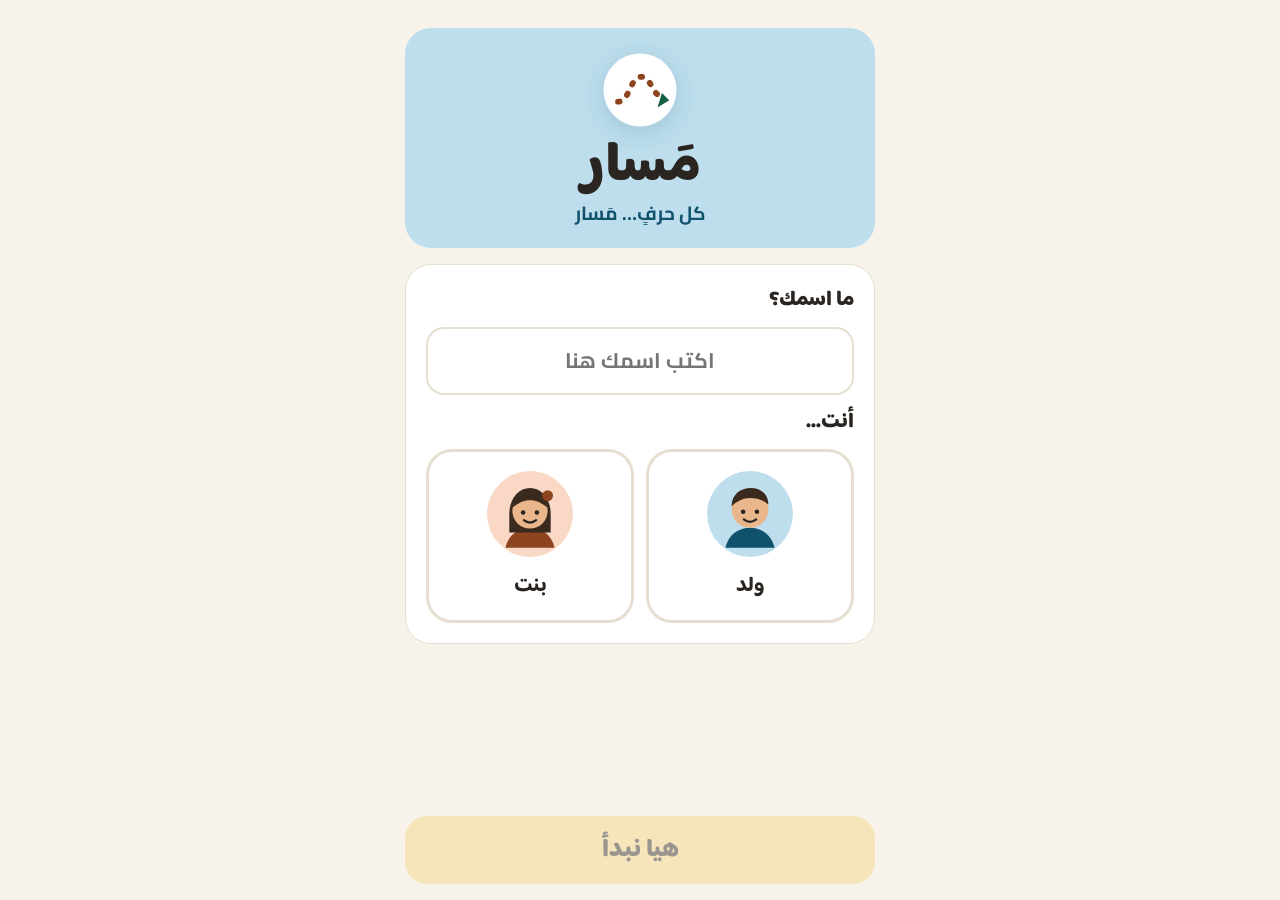
<file: index.html>
<!doctype html>
<html lang="ar" dir="rtl">
<head>
  <meta charset="utf-8">
  <meta name="viewport" content="width=device-width, initial-scale=1, viewport-fit=cover">
  <title>مَسار · حرف النون</title>
  <meta name="description" content="مَسار — تدريب الكتابة لأطفال عسر الكتابة، بالعربية، يعمل بلا إنترنت.">
  <meta name="theme-color" content="#F7F3EB">
  <link rel="preconnect" href="https://fonts.googleapis.com">
  <link rel="preconnect" href="https://fonts.gstatic.com" crossorigin>
  <link rel="stylesheet" href="https://fonts.googleapis.com/css2?family=Baloo+Bhaijaan+2:wght@500..800&family=Cairo:wght@400;600;700;800&family=Noto+Naskh+Arabic:wght@400..700&display=swap">
  <script type="module" crossorigin src="./assets/index-COO0jarm.js"></script>
  <link rel="stylesheet" crossorigin href="./assets/index-Db7om6_J.css">
</head>
<body>
</body>
</html>
</file>
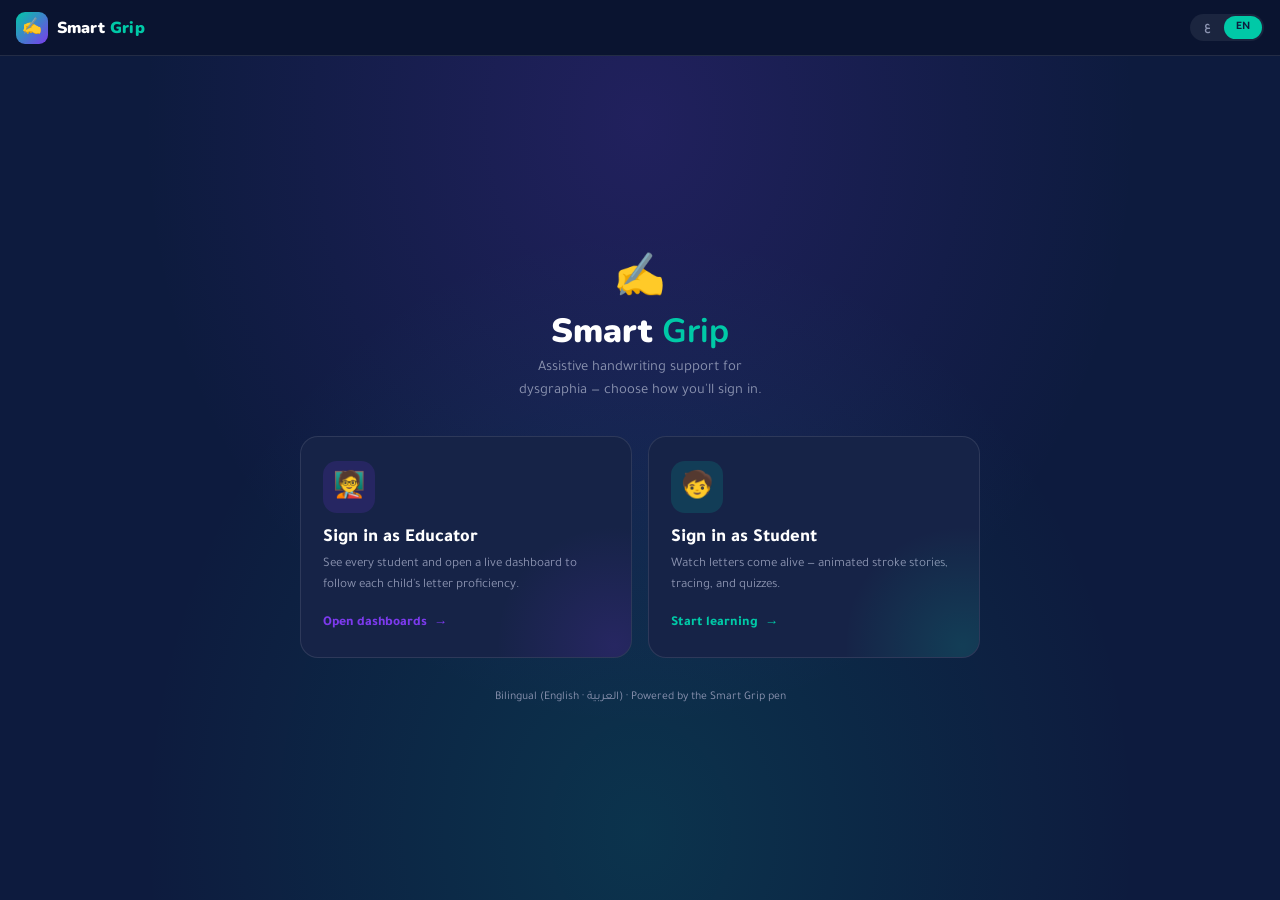
<file: index (2).html>
<!DOCTYPE html>
<html lang="ar" dir="rtl">
<head>
<meta charset="UTF-8">
<meta name="viewport" content="width=device-width, initial-scale=1.0">
<title>Smart Grip — منصة التعلّم</title>
<link href="https://fonts.googleapis.com/css2?family=Nunito:wght@400;700;800;900&family=Tajawal:wght@400;500;700;800;900&display=swap" rel="stylesheet">
<style>
*{margin:0;padding:0;box-sizing:border-box}
:root{
  --navy:#0D1B3E;--navy2:#162347;--teal:#00C9A7;--purple:#7C3AED;
  --amber:#F5A623;--coral:#F26B5E;--ink:#E8E6F0;--muted:#8B93B0;
  --line:rgba(255,255,255,.10);
}
html,body{height:100%}
body{font-family:'Tajawal',sans-serif;background:var(--navy);color:var(--ink)}
body.en{direction:ltr}
button{cursor:pointer;border:none;font-family:inherit}

/* platform top bar */
.pbar{height:56px;background:#0A1430;border-bottom:1px solid var(--line);
  display:flex;align-items:center;gap:.7rem;padding:0 1rem;position:sticky;top:0;z-index:300}
.pmark{display:flex;align-items:center;gap:.55rem}
.plogo{width:32px;height:32px;border-radius:9px;background:linear-gradient(135deg,var(--teal),var(--purple));
  display:flex;align-items:center;justify-content:center;font-size:16px}
.pname{font-family:'Nunito',sans-serif;font-weight:900;font-size:1rem;color:#fff;letter-spacing:.2px}
.pname b{color:var(--teal);font-weight:900}
.prole{font-size:.72rem;color:var(--muted);padding:3px 10px;border:1px solid var(--line);border-radius:20px}
.prole.edu{color:#C7B6FF;border-color:rgba(124,58,237,.5)}
.prole.stu{color:#7CF0DC;border-color:rgba(0,201,167,.5)}
.pspace{margin-inline-start:auto}
.plang{display:flex;background:rgba(255,255,255,.07);border-radius:20px;padding:2px;gap:1px}
.plb{padding:5px 12px;border-radius:18px;font-size:.72rem;font-weight:700;color:var(--muted);background:none}
.plb.on{background:var(--teal);color:var(--navy)}
.pexit{display:none;align-items:center;gap:.35rem;font-size:.76rem;font-weight:700;color:var(--muted);
  background:rgba(255,255,255,.06);border:1px solid var(--line);border-radius:20px;padding:6px 13px}
.pexit:hover{color:#fff;border-color:var(--coral)}
.pexit.show{display:inline-flex}

/* screens */
.screen{display:none;min-height:calc(100vh - 56px)}
.screen.on{display:block}
#scLogin.on{display:flex}

/* ---- LOGIN ---- */
#scLogin{flex-direction:column;align-items:center;justify-content:center;padding:2rem 1rem;
  background:radial-gradient(ellipse at 50% 8%,rgba(124,58,237,.18),transparent 55%),
             radial-gradient(ellipse at 50% 92%,rgba(0,201,167,.14),transparent 55%),var(--navy)}
.hero{text-align:center;margin-bottom:2rem;animation:rise .6s ease both}
.hero-badge{font-size:2.6rem;margin-bottom:.4rem}
.hero-t{font-family:'Nunito',sans-serif;font-weight:900;font-size:2.1rem;color:#fff;line-height:1.05}
.hero-t b{color:var(--teal)}
.hero-s{font-size:.92rem;color:var(--muted);margin-top:.5rem;max-width:34ch;margin-inline:auto;line-height:1.6}
.roles{display:grid;grid-template-columns:1fr 1fr;gap:1rem;width:min(94vw,680px);animation:rise .7s .08s ease both}
.role{position:relative;overflow:hidden;text-align:start;background:var(--navy2);
  border:1.5px solid var(--line);border-radius:18px;padding:1.5rem 1.4rem;transition:.22s}
.role:hover{transform:translateY(-4px);border-color:var(--accent);box-shadow:0 16px 40px rgba(0,0,0,.4)}
.role .glow{position:absolute;inset:auto -30% -60% auto;width:70%;height:130%;border-radius:50%;
  background:radial-gradient(circle,var(--accent),transparent 65%);opacity:.16;pointer-events:none}
.role-ic{width:52px;height:52px;border-radius:14px;display:flex;align-items:center;justify-content:center;
  font-size:26px;background:var(--accent-dim);margin-bottom:.9rem}
.role-t{font-size:1.15rem;font-weight:800;color:#fff;margin-bottom:.25rem}
.role-d{font-size:.82rem;color:var(--muted);line-height:1.6;margin-bottom:1.1rem;min-height:3.2em}
.role-go{display:inline-flex;align-items:center;gap:.4rem;font-weight:800;font-size:.85rem;color:var(--accent)}
.role.edu{--accent:var(--purple);--accent-dim:rgba(124,58,237,.16)}
.role.stu{--accent:var(--teal);--accent-dim:rgba(0,201,167,.16)}
.login-foot{margin-top:1.8rem;font-size:.74rem;color:var(--muted);text-align:center;line-height:1.7}
@keyframes rise{from{opacity:0;transform:translateY(14px)}to{opacity:1;transform:none}}
@media(max-width:560px){.roles{grid-template-columns:1fr}.hero-t{font-size:1.7rem}}

/* ---- EDUCATOR ---- */
.edu-head{display:flex;align-items:center;gap:.8rem;padding:1.1rem 1.3rem;flex-wrap:wrap}
.edu-h-t{font-size:1.15rem;font-weight:800;color:#fff}
.edu-h-s{font-size:.78rem;color:var(--muted)}
.linkbtn{margin-inline-start:auto;font-size:.78rem;font-weight:700;color:var(--muted);
  background:rgba(255,255,255,.06);border:1px solid var(--line);border-radius:20px;padding:7px 15px}
.linkbtn:hover{color:#fff;border-color:var(--teal)}
.roster{padding:0 1.3rem 2rem;display:grid;grid-template-columns:repeat(auto-fill,minmax(230px,1fr));gap:1rem;max-width:1100px;margin:0 auto}
.scard{background:var(--navy2);border:1px solid var(--line);border-radius:16px;padding:1.1rem;cursor:pointer;transition:.2s}
.scard:hover{transform:translateY(-3px);border-color:var(--tint);box-shadow:0 12px 30px rgba(0,0,0,.35)}
.scard-top{display:flex;align-items:center;gap:.7rem;margin-bottom:.9rem}
.savatar{width:42px;height:42px;border-radius:12px;display:flex;align-items:center;justify-content:center;
  font-weight:800;font-size:1.05rem;background:var(--tint-dim);color:var(--tint)}
.sname{font-size:.98rem;font-weight:800;color:#fff}
.sweek{font-size:.72rem;color:var(--muted)}
.sprof{margin:.2rem 0 .9rem}
.sprof-row{display:flex;justify-content:space-between;font-size:.74rem;margin-bottom:.3rem}
.sprof-row .lab{color:var(--muted)}.sprof-row .val{font-weight:700;color:var(--ink)}
.sbar{height:7px;background:rgba(255,255,255,.08);border-radius:6px;overflow:hidden}
.sbar>i{display:block;height:100%;border-radius:6px;background:var(--tint)}
.sstress{display:inline-flex;align-items:center;gap:.35rem;font-size:.72rem;font-weight:700;
  padding:3px 10px;border-radius:20px;margin-top:.85rem}
.scard-go{margin-top:.9rem;font-size:.76rem;font-weight:800;color:var(--tint);display:flex;align-items:center;gap:.3rem}

/* educator -> dashboard view */
.dashview{display:none;height:calc(100vh - 56px);flex-direction:column}
.dashview.on{display:flex}
.switchbar{display:flex;align-items:center;gap:.6rem;padding:.6rem 1rem;background:#0A1430;
  border-bottom:1px solid var(--line);overflow-x:auto}
.backchip{flex-shrink:0;display:inline-flex;align-items:center;gap:.35rem;font-size:.76rem;font-weight:700;
  color:var(--muted);background:rgba(255,255,255,.06);border:1px solid var(--line);border-radius:20px;padding:6px 13px}
.backchip:hover{color:#fff;border-color:var(--teal)}
.swchip{flex-shrink:0;display:inline-flex;align-items:center;gap:.45rem;font-size:.78rem;font-weight:700;
  color:var(--muted);background:none;border:1px solid var(--line);border-radius:20px;padding:6px 13px;transition:.18s}
.swchip:hover{color:#fff}
.swchip.on{color:var(--tint,#fff);border-color:currentColor;background:rgba(255,255,255,.05)}
.swchip .dot{width:20px;height:20px;border-radius:50%;display:flex;align-items:center;justify-content:center;
  font-size:.66rem;font-weight:800;background:var(--tint-dim);color:var(--tint)}
.dashframe{flex:1;width:100%;border:0;background:#0f0f13}

/* ---- STUDENT ---- */
.stuview{height:calc(100vh - 56px);display:flex;flex-direction:column}
.stuframe{flex:1;width:100%;border:0;background:#EEF2F8}
</style>
</head>
<body>

<div class="pbar">
  <div class="pmark">
    <div class="plogo">✍️</div>
    <div class="pname">Smart <b>Grip</b></div>
  </div>
  <span class="prole" id="roleBadge" style="display:none"></span>
  <div class="pspace"></div>
  <button class="pexit" id="exitBtn" onclick="goLogin()"><span id="exitTx">تسجيل الخروج</span></button>
  <div class="plang">
    <button class="plb" id="lg-ar" onclick="setLang('ar')">ع</button>
    <button class="plb on" id="lg-en" onclick="setLang('en')">EN</button>
  </div>
</div>

<!-- ===== LOGIN ===== -->
<div class="screen on" id="scLogin">
  <div class="hero">
    <div class="hero-badge">✍️</div>
    <div class="hero-t" id="loginTitle">Smart <b>Grip</b></div>
    <div class="hero-s" id="loginSub">Assistive handwriting support for dysgraphia — choose how you'll sign in.</div>
  </div>
  <div class="roles">
    <button class="role edu" onclick="enterEducator()">
      <div class="glow"></div>
      <div class="role-ic">🧑‍🏫</div>
      <div class="role-t" id="eduT">Sign in as Educator</div>
      <div class="role-d" id="eduD">See every student and open a live dashboard to follow each child's letter proficiency.</div>
      <span class="role-go" id="eduGo">Open dashboards <span class="ar-hide">→</span></span>
    </button>
    <button class="role stu" onclick="enterStudent()">
      <div class="glow"></div>
      <div class="role-ic">🧒</div>
      <div class="role-t" id="stuT">Sign in as Student</div>
      <div class="role-d" id="stuD">Watch letters come alive — animated stroke stories, tracing, and quizzes.</div>
      <span class="role-go" id="stuGo">Start learning <span class="ar-hide">→</span></span>
    </button>
  </div>
  <div class="login-foot" id="loginFoot">Bilingual (English · العربية) · Powered by the Smart Grip pen</div>
</div>

<!-- ===== EDUCATOR ===== -->
<div class="screen" id="scEdu">
  <!-- roster -->
  <div id="eduRoster">
    <div class="edu-head">
      <div>
        <div class="edu-h-t" id="rosterT">Students</div>
        <div class="edu-h-s" id="rosterS">Tap a student to open their proficiency dashboard</div>
      </div>
      <button class="linkbtn" onclick="goLogin()" id="rosterBack">Switch role</button>
    </div>
    <div class="roster" id="rosterGrid"></div>
  </div>
  <!-- dashboard for one student -->
  <div class="dashview" id="eduDash">
    <div class="switchbar" id="switchBar"></div>
    <iframe class="dashframe" id="dashFrame" title="Student dashboard"></iframe>
  </div>
</div>

<!-- ===== STUDENT ===== -->
<div class="screen" id="scStu">
  <div id="stuPick">
    <div class="edu-head"><div>
      <div class="edu-h-t" id="pickT">Who's practicing today?</div>
      <div class="edu-h-s" id="pickS">Pick a student — their practice updates the teacher dashboard.</div>
    </div><button class="linkbtn" onclick="goLogin()" id="pickBack">Switch role</button></div>
    <div class="roster" id="stuPickGrid"></div>
  </div>
  <div class="stuview" id="stuStage" style="display:none">
    <div class="switchbar" id="stuBar"></div>
    <iframe class="stuframe" id="stuFrame" title="Letter animation" allow="autoplay"></iframe>
  </div>
</div>

<!-- student app (base64, decoded at runtime to keep its own scripts intact) -->
<script id="stuApp" type="application/base64">[base64]/[base64]/[base64]/[base64]/[base64]/CfpJYnLGJnOidsaW5lYXItZ3JhZGllbnQoMTM1ZGVnLCMzMTJFODEsIzQzMzhDQSknLHNreTonIzFBMTg1MCcsYzonIzQzMzhDQSd9LAogIGFydDp7ZW46J0FydCBHYWxsZXJ5Jyxhcjon2YXYudix2LYg2KfZhNmB2YYnLGU6J/[base64]/[base64]/[base64]/[base64]/[base64]/[base64]/[base64]/[base64]/YsSDYp9mE2LXYp9ix2YjYriDZitmG2LfZhNmCIOKGkyDYq9mFINmK2K/ZiNixINmB2Yog2YXYr9in2LEg2YLZiNiz2Yog4pehINit2YjZhCDYp9mE2YPZiNmD2KguINmI2LnZhtivINin2YTZiNi12YjZhCDZiti32YTZgiDZhdiz2KjYp9ix2KfZiyDYtdi62YrYsdin2Ysg4oCiLiDYp9mE2KfZhti32YTYp9mCICsg2KfZhNmF2K/[base64]/[base64]/[base64]/[base64]/Yp9mGOicsY29ycmVjdDon2YHZiNmCINin2YTZgtmI2LMnLG9wdHM6WyfZgdmI2YIg2KfZhNmC2YjYsycsJ9iq2K3YqiDYp9mE2YLZiNizJywn2K/Yp9iu2YQg2KfZhNmC2YjYsycsJ9mK2LPYp9ixJ119LAogICAgICAgICAgICB7bWFpbjon2KrZgdin2K0nLHE6J9ij2YrZhiDYqiDZgdmKICLYqtmB2KfYrSLYnycsY29ycmVjdDon2YHZiiDYp9mE2KjYr9in2YrYqScsb3B0czpbJ9mB2Yog2KfZhNio2K/[base64]/[base64]/[base64]/[base64]/[base64]/Cfp6Ag2YbZgti32Kkg2YYg2YHZiNmCINin2YTZgtmI2LMg2YHZiiDYp9mE2YXZhtiq2LXZgScgfSwKICAgICAgXSwKICAgICAgY29tcGFyZTpbe2NoOifZhicsbm90ZTon4oiqICsg2YbZgti32Kkg2K/[base64]/[base64]/[base64]/[base64]/[base64]/[base64]/[base64]/[base64]/ZiiDYp9mE2K3Ytdin2YYg8J+QjicsYmc6J2FuaW1hbHMnLAogICAgICAgICAgc3RvcnlfZnVsbDon2KfZhNit2KfYoSA9INmB2YUg2LXYutmK2LEg2YHZiiDYp9mE2KPYudmE2YkgKyDYqNi32YYg2YXYs9iq2K/[base64]/[base64]/[base64]/[base64]/[base64]/[base64]/J29uJzppPEcuY3VyU3RhZ2U/J2RvbmUnOicnfSIgb25jbGljaz0iZ29TdGFnZSgke2l9KSI+JHtpPEcuY3VyU3RhZ2U/[base64]/[base64]/[base64]/[base64]/[base64]/[base64]/[base64]/[base64]/[base64]/[base64]/[base64]/[base64]/[base64]/[base64]/[base64]/[base64]/JyNEMUZBRTUnOicjRkVFMkUyJztmYi5zdHlsZS5jb2xvcj1vaz8nIzA2NUY0Nic6JyM5OTFCMUInO2ZiLnRleHRDb250ZW50PW9rPyhHLmxhbmc9PT0nZW4nPyfinJMgQ29ycmVjdCEnOifinJMg2LXYrdmK2K0hJyk6KEcubGFuZz09PSdlbic/[base64]/[base64]/[base64]/[base64]/[base64]/[base64]/[base64]/[base64]/[base64]/[base64]/MzpHLnF1aXpTY29yZT49TWF0aC5jZWlsKFFELmxlbmd0aCouNSk/MjoxOwogIGRvY3VtZW50LmdldEVsZW1lbnRCeUlkKCdzdHMnKS50ZXh0Q29udGVudD0n4q2QJy5yZXBlYXQocykrJ+KYhicucmVwZWF0KDMtcyk7CiAgc3BrKEcubGFuZz09PSdlbic/[base64]</script>

<script>
/* ============================================================
   SMART GRIP — unified platform shell
   Two roles routed to two fully isolated apps (iframes):
     • Educator  -> per-student monitoring dashboard
     • Student   -> letter-animation app (embedded verbatim)
   ============================================================ */

/* ---------- shell language ---------- */
var LANG='en';
var T={
  en:{sub:"Assistive handwriting support for dysgraphia — choose how you'll sign in.",
      eduT:"Sign in as Educator",eduD:"See every student and open a live dashboard to follow each child's letter proficiency.",eduGo:"Open dashboards",
      stuT:"Sign in as Student",stuD:"Watch letters come alive — animated stroke stories, tracing, and quizzes.",stuGo:"Start learning",
      foot:"Bilingual (English · العربية) · Powered by the Smart Grip pen",
      rosterT:"Students",rosterS:"Tap a student to open their proficiency dashboard",rosterBack:"Switch role",
      exit:"Log out",roleEdu:"Educator",roleStu:"Student",back:"All students",pickT:"Who's practicing today?",pickS:"Pick a student — their practice updates the teacher dashboard.",chooseStu:"Choose student"},
  ar:{sub:"دعم مهارات الكتابة اليدوية لذوي عُسر الكتابة — اختر طريقة دخولك.",
      eduT:"الدخول كمُعلّم",eduD:"اطّلع على جميع الطلاب وافتح لوحة متابعة حيّة لإتقان كل طفل للحروف.",eduGo:"فتح اللوحات",
      stuT:"الدخول كطالب",stuD:"شاهد الحروف تنبض بالحياة — قصص حركية للخطوات وتتبّع واختبارات.",stuGo:"ابدأ التعلّم",
      foot:"ثنائي اللغة (العربية · English) · مدعوم بقلم Smart Grip",
      rosterT:"الطلاب",rosterS:"اختر طالباً لفتح لوحة إتقانه للحروف",rosterBack:"تبديل الدور",
      exit:"تسجيل الخروج",roleEdu:"مُعلّم",roleStu:"طالب",back:"كل الطلاب",pickT:"من يتدرّب اليوم؟",pickS:"اختر طالباً — تدريبه يُحدّث لوحة المعلّم مباشرة.",chooseStu:"اختيار طالب"}
};
function setLang(l){
  LANG=l;
  document.documentElement.lang=l;
  document.documentElement.dir=l==='ar'?'rtl':'ltr';
  document.body.classList.toggle('en',l==='en');
  document.getElementById('lg-ar').classList.toggle('on',l==='ar');
  document.getElementById('lg-en').classList.toggle('on',l==='en');
  document.querySelectorAll('.ar-hide').forEach(function(e){e.textContent=l==='ar'?'←':'→';});
  var t=T[l];
  document.getElementById('loginSub').textContent=t.sub;
  document.getElementById('eduT').textContent=t.eduT;
  document.getElementById('eduD').textContent=t.eduD;
  document.getElementById('eduGo').firstChild.textContent=t.eduGo+' ';
  document.getElementById('stuT').textContent=t.stuT;
  document.getElementById('stuD').textContent=t.stuD;
  document.getElementById('stuGo').firstChild.textContent=t.stuGo+' ';
  document.getElementById('loginFoot').textContent=t.foot;
  document.getElementById('rosterT').textContent=t.rosterT;
  document.getElementById('rosterS').textContent=t.rosterS;
  document.getElementById('rosterBack').textContent=t.rosterBack;
  document.getElementById('exitTx').textContent=t.exit;
  var rb=document.getElementById('roleBadge');
  if(rb.dataset.role==='edu')rb.textContent=t.roleEdu;
  else if(rb.dataset.role==='stu')rb.textContent=t.roleStu;
  renderRoster();
  var pt=document.getElementById('pickT'); if(pt)pt.textContent=T[l].pickT;
  var pss=document.getElementById('pickS'); if(pss)pss.textContent=T[l].pickS;
  var pb=document.getElementById('pickBack'); if(pb)pb.textContent=T[l].rosterBack;
  renderStuPick();
  if(activeStudentId)renderStuBar(activeStudentId);
  var sw=document.getElementById('switchBar');
  if(sw && sw.children.length){var bc=sw.querySelector('.backchip span');if(bc)bc.textContent=t.back;}
}

/* ---------- screen routing ---------- */
function showScreen(id){
  ['scLogin','scEdu','scStu'].forEach(function(s){
    document.getElementById(s).classList.toggle('on',s===id);
  });
}
function setRole(role){
  var rb=document.getElementById('roleBadge');
  rb.style.display=role?'inline-block':'none';
  rb.className='prole'+(role?(' '+role):'');
  rb.dataset.role=role||'';
  rb.textContent=role==='edu'?T[LANG].roleEdu:role==='stu'?T[LANG].roleStu:'';
  document.getElementById('exitBtn').classList.toggle('show',!!role);
}
function goLogin(){
  setRole('');
  currentDashId=null;activeStudentId=null;
  document.getElementById('eduDash').classList.remove('on');
  document.getElementById('eduRoster').style.display='block';
  var st=document.getElementById('stuStage');if(st)st.style.display='none';
  var sp=document.getElementById('stuPick');if(sp)sp.style.display='block';
  document.getElementById('stuFrame').removeAttribute('srcdoc');
  document.getElementById('dashFrame').removeAttribute('srcdoc');
  showScreen('scLogin');
}

/* ---------- EDUCATOR ---------- */
function enterEducator(){
  setRole('edu');
  document.getElementById('eduDash').classList.remove('on');
  document.getElementById('eduRoster').style.display='block';
  renderRoster();
  showScreen('scEdu');
}
function renderRoster(){
  var grid=document.getElementById('rosterGrid');
  if(!grid)return;
  grid.innerHTML=STUDENTS.map(function(s){
    var ar=LANG==='ar';
    return '<div class="scard" style="--tint:'+s.color+';--tint-dim:'+s.dim+'" onclick="openDashboard(\''+s.id+'\')">'
      +'<div class="scard-top"><div class="savatar">'+s.avatar+'</div>'
      +'<div><div class="sname">'+(ar?s.name:s.nameEn)+'</div>'
      +'<div class="sweek">'+(ar?('الأسبوع '+s.week):('Week '+s.week))+' · '+(ar?s.stageAr:s.stageEn)+'</div></div></div>'
      +'<div class="sprof">'
      +'<div class="sprof-row"><span class="lab">'+(ar?'دقة الكتابة':'Accuracy')+'</span><span class="val">'+mapAvg(letterMap(s))+'%</span></div>'
      +'<div class="sbar"><i style="width:'+mapAvg(letterMap(s))+'%"></i></div>'
      +'</div>'
      +'<span class="sstress" style="background:'+stressDim(s.stressKey)+';color:'+stressCol(s.stressKey)+'">● '+(ar?s.stressAr:s.stressEn)+'</span>'
      +'<div class="scard-go">'+(ar?'فتح اللوحة':'Open dashboard')+' <span>'+(ar?'←':'→')+'</span></div>'
      +'</div>';
  }).join('');
}
function stressCol(k){return k==='low'?'#2dd4a0':k==='mid'?'#f5a623':'#e85d5d';}
function stressDim(k){return k==='low'?'rgba(45,212,160,.14)':k==='mid'?'rgba(245,166,35,.14)':'rgba(232,93,93,.14)';}

function renderSwitchBar(activeId){
  var bar=document.getElementById('switchBar');
  var ar=LANG==='ar';
  var html='<button class="backchip" onclick="backToRoster()"><span>'+T[LANG].back+'</span></button>';
  html+=STUDENTS.map(function(s){
    return '<button class="swchip'+(s.id===activeId?' on':'')+'" style="--tint:'+s.color+';--tint-dim:'+s.dim+'" onclick="openDashboard(\''+s.id+'\')">'
      +'<span class="dot">'+s.avatar+'</span>'+(ar?s.name:s.nameEn)+'</button>';
  }).join('');
  bar.innerHTML=html;
}
function backToRoster(){
  currentDashId=null;
  document.getElementById('eduDash').classList.remove('on');
  document.getElementById('eduRoster').style.display='block';
  renderRoster();
}
function openDashboard(id){
  var s=STUDENTS.find(function(x){return x.id===id;});
  if(!s)return;
  currentDashId=id;
  document.getElementById('eduRoster').style.display='none';
  document.getElementById('eduDash').classList.add('on');
  renderSwitchBar(id);
  document.getElementById('dashFrame').srcdoc=dashboardDoc(s);
}

/* ---------- STUDENT ---------- */
var STU_HTML=null;
function stuHtml(){ if(!STU_HTML){var b64=document.getElementById('stuApp').textContent.trim();STU_HTML=decodeURIComponent(escape(atob(b64)));} return STU_HTML; }
function enterStudent(){
  setRole('stu');
  document.getElementById('stuStage').style.display='none';
  document.getElementById('stuPick').style.display='block';
  renderStuPick();
  showScreen('scStu');
}
function renderStuPick(){
  var grid=document.getElementById('stuPickGrid'); if(!grid)return;
  var ar=LANG==='ar';
  grid.innerHTML=STUDENTS.map(function(s){
    return '<div class="scard" style="--tint:'+s.color+';--tint-dim:'+s.dim+'" onclick="startPractice(\''+s.id+'\')">'
      +'<div class="scard-top"><div class="savatar">'+s.avatar+'</div>'
      +'<div><div class="sname">'+(ar?s.name:s.nameEn)+'</div>'
      +'<div class="sweek">'+(ar?('الأسبوع '+s.week):('Week '+s.week))+'</div></div></div>'
      +'<div class="scard-go">'+(ar?'ابدأ التدريب':'Start practice')+' <span>'+(ar?'←':'→')+'</span></div>'
      +'</div>';
  }).join('');
}
function renderStuBar(activeId){
  var bar=document.getElementById('stuBar'); if(!bar)return; var ar=LANG==='ar';
  var html='<button class="backchip" onclick="backToPick()"><span>'+T[LANG].chooseStu+'</span></button>';
  html+=STUDENTS.map(function(s){
    return '<button class="swchip'+(s.id===activeId?' on':'')+'" style="--tint:'+s.color+';--tint-dim:'+s.dim+'" onclick="startPractice(\''+s.id+'\')">'
      +'<span class="dot">'+s.avatar+'</span>'+(ar?s.name:s.nameEn)+'</button>';
  }).join('');
  bar.innerHTML=html;
}
function backToPick(){
  document.getElementById('stuStage').style.display='none';
  document.getElementById('stuPick').style.display='block';
  activeStudentId=null;
}
function startPractice(id){
  var s=STUDENTS.find(function(x){return x.id===id;}); if(!s)return;
  activeStudentId=id;
  document.getElementById('stuPick').style.display='none';
  document.getElementById('stuStage').style.display='flex';
  renderStuBar(id);
  var f=document.getElementById('stuFrame');
  f.onload=function(){ bindStudent(); };
  f.srcdoc=stuHtml();
}
function bindStudent(){
  if(!activeStudentId)return;
  var s=STUDENTS.find(function(x){return x.id===activeStudentId;}); if(!s)return;
  var f=document.getElementById('stuFrame');
  if(f&&f.contentWindow){ try{f.contentWindow.postMessage({type:'sg-bind',id:s.id,name:s.name},'*');}catch(e){} }
}

/* ============================================================
   STUDENT DATA (drives roster + each dashboard)
   ============================================================ */
var STUDENTS=[
  { id:'reem', name:'ريم سالم', nameEn:'Reem Salem', avatar:'ر',
    color:'#a78bfa', dim:'rgba(167,139,250,.16)', week:3, stageEn:'Motor therapy', stageAr:'العلاج الحركي',
    improve:72, hours:'24.5', accuracy:81, stressKey:'low', stressEn:'Low stress', stressAr:'توتر منخفض',
    stepIndex:3, stepProgress:40, base:74, seed:7,
    chart:{ labels:['Week 1','Week 2','Week 3'], labelsAr:['أسبوع 1','أسبوع 2','أسبوع 3 (الآن)'],
            acc:[45,63,81], stress:[72,55,38], tremor:[68,48,30] },
    live:{angle:55,pressure:60,stress:20},
    weak:['ج','ح','خ','ع','غ'], strong:['ا','ل','م','ي'],
    sessions:[
      {d:'اليوم',dEn:'Today',min:18,letters:'ب، ح، ع، غ',acc:85,stress:'low',res:'ممتاز',resEn:'Excellent'},
      {d:'أمس',dEn:'Yesterday',min:20,letters:'ر، ز، د، ذ',acc:71,stress:'mid',res:'جيد',resEn:'Good'},
      {d:'الإثنين',dEn:'Monday',min:15,letters:'ح، ج، خ',acc:62,stress:'high',res:'يحتاج دعم',resEn:'Needs support'},
      {d:'الأحد',dEn:'Sunday',min:22,letters:'ا، ب، ت، ث',acc:78,stress:'low',res:'جيد جداً',resEn:'Very good'} ],
    ai:'ريم تُظهر تحسناً ملحوظاً في حروف «ب ت ث». نوصي بالتركيز على حروف «ح ج خ» هذا الأسبوع، مع تقصير الجلسات إلى 15 دقيقة لأن مستوى التوتر يرتفع بعد 17 دقيقة.',
    aiEn:'Reem shows clear gains on "ب ت ث". Focus on "ح ج خ" this week and shorten sessions to 15 min — her stress rises after minute 17.',
    notifs:[
      {c:'green',ar:'جلسة اليوم ناجحة — تحسن 8% في دقة حرف «ع»',en:'Today\'s session went well — +8% accuracy on "ع"'},
      {c:'amber',ar:'التوتر ارتفع أمس بعد الدقيقة 17 — ننصح بالراحة',en:'Stress rose after minute 17 yesterday — suggest a break'},
      {c:'purple',ar:'التقرير الأسبوعي جاهز للمعلمة — انقري لإرساله',en:'Weekly report is ready to send'},
      {c:'blue',ar:'حرف «ر» تجاوز 80% — ينتقل لمرحلة التعزيز',en:'"ر" passed 80% — moving to reinforcement'} ] },

  { id:'ahmad', name:'أحمد خالد', nameEn:'Ahmad Khaled', avatar:'أ',
    color:'#5b9cf6', dim:'rgba(91,156,246,.16)', week:2, stageEn:'Error mapping', stageAr:'خريطة الأخطاء',
    improve:55, hours:'12.0', accuracy:64, stressKey:'mid', stressEn:'Medium stress', stressAr:'توتر متوسط',
    stepIndex:2, stepProgress:70, base:58, seed:19,
    chart:{ labels:['Week 1','Week 2'], labelsAr:['أسبوع 1','أسبوع 2 (الآن)'],
            acc:[41,64], stress:[70,58], tremor:[74,60] },
    live:{angle:48,pressure:74,stress:44},
    weak:['ص','ض','ط','ظ','ك'], strong:['ا','د','ر','و'],
    sessions:[
      {d:'اليوم',dEn:'Today',min:14,letters:'ص، ض، ط',acc:58,stress:'high',res:'يحتاج دعم',resEn:'Needs support'},
      {d:'أمس',dEn:'Yesterday',min:16,letters:'ك، ل، م',acc:66,stress:'mid',res:'جيد',resEn:'Good'},
      {d:'الثلاثاء',dEn:'Tuesday',min:12,letters:'ا، د، ر',acc:72,stress:'low',res:'جيد جداً',resEn:'Very good'} ],
    ai:'أحمد يضغط على القلم بقوة زائدة (74%)، ما يرفع التوتر ويؤثر على حروف الضغط «ص ض ط». نوصي بتمارين الإمساك الخفيف قبل كل جلسة.',
    aiEn:'Ahmad grips too hard (74%), raising stress and hurting pressure-heavy letters "ص ض ط". Add light-grip warm-ups before each session.',
    notifs:[
      {c:'amber',ar:'ضغط الإمساك مرتفع باستمرار — يحتاج تمارين تهيئة',en:'Grip pressure stays high — needs warm-ups'},
      {c:'blue',ar:'حرف «ر» تحسّن 6% هذا الأسبوع',en:'"ر" improved 6% this week'},
      {c:'green',ar:'التزام ممتاز بالحضور — 4 جلسات متتالية',en:'Great attendance — 4 sessions in a row'} ] },

  { id:'lina', name:'لينا يوسف', nameEn:'Lina Youssef', avatar:'ل',
    color:'#2dd4a0', dim:'rgba(45,212,160,.16)', week:5, stageEn:'Visual training', stageAr:'التدريب البصري',
    improve:84, hours:'33.0', accuracy:88, stressKey:'low', stressEn:'Low stress', stressAr:'توتر منخفض',
    stepIndex:4, stepProgress:55, base:86, seed:31,
    chart:{ labels:['Week 1','Week 3','Week 5'], labelsAr:['أسبوع 1','أسبوع 3','أسبوع 5 (الآن)'],
            acc:[52,74,88], stress:[60,40,22], tremor:[58,34,18] },
    live:{angle:56,pressure:52,stress:14},
    weak:['ش','ث','ذ'], strong:['ا','ب','ت','ل','م','ن','ي'],
    sessions:[
      {d:'اليوم',dEn:'Today',min:22,letters:'ش، ث، ذ',acc:83,stress:'low',res:'جيد جداً',resEn:'Very good'},
      {d:'أمس',dEn:'Yesterday',min:20,letters:'ن، م، ل',acc:91,stress:'low',res:'ممتاز',resEn:'Excellent'},
      {d:'الأربعاء',dEn:'Wednesday',min:24,letters:'ب، ت، ث',acc:89,stress:'low',res:'ممتاز',resEn:'Excellent'} ],
    ai:'لينا تقترب من الاستقلالية. معظم الحروف فوق 85%. نوصي بإدخال كلمات كاملة بدل الحروف المفردة، والانتقال قريباً لمرحلة التعزيز.',
    aiEn:'Lina is near independence — most letters above 85%. Introduce whole words instead of single letters and prepare the reinforcement stage.',
    notifs:[
      {c:'green',ar:'6 حروف تجاوزت 90% هذا الأسبوع',en:'6 letters passed 90% this week'},
      {c:'purple',ar:'مرشّحة للانتقال لمرحلة التعزيز',en:'Candidate for the reinforcement stage'},
      {c:'blue',ar:'التوتر مستقر عند مستوى منخفض',en:'Stress steady at a low level'} ] },

  { id:'sara', name:'سارة محمد', nameEn:'Sara Mohamed', avatar:'س',
    color:'#f5a623', dim:'rgba(245,166,35,.16)', week:1, stageEn:'Diagnosis', stageAr:'التشخيص والتهيئة',
    improve:30, hours:'5.5', accuracy:48, stressKey:'high', stressEn:'High stress', stressAr:'توتر مرتفع',
    stepIndex:1, stepProgress:60, base:47, seed:5,
    chart:{ labels:['Day 1','Day 3','Day 5'], labelsAr:['يوم 1','يوم 3','يوم 5 (الآن)'],
            acc:[32,40,48], stress:[80,72,64], tremor:[78,70,62] },
    live:{angle:44,pressure:78,stress:62},
    weak:['ع','غ','ص','ض','ط','ظ','ق'], strong:['ا','و'],
    sessions:[
      {d:'اليوم',dEn:'Today',min:10,letters:'ا، و، ب',acc:52,stress:'high',res:'يحتاج دعم',resEn:'Needs support'},
      {d:'أمس',dEn:'Yesterday',min:9,letters:'ا، ل',acc:44,stress:'high',res:'يحتاج دعم',resEn:'Needs support'},
      {d:'الأحد',dEn:'Sunday',min:11,letters:'تهيئة',acc:40,stress:'high',res:'بداية',resEn:'Starting'} ],
    ai:'سارة في مرحلة التشخيص. التوتر مرتفع (62%) والجلسات قصيرة. نوصي بجلسات لعبية 8–10 دقائق للحروف السهلة «ا و» أولاً لبناء الثقة.',
    aiEn:'Sara is in diagnosis. Stress is high (62%) and sessions are short. Use playful 8–10 min sessions on easy letters "ا و" first to build confidence.',
    notifs:[
      {c:'amber',ar:'التوتر يبدأ مرتفعاً — يُنصح بالبدء بحروف سهلة',en:'Stress starts high — begin with easy letters'},
      {c:'blue',ar:'اكتملت خطة التشخيص الأولية',en:'Initial diagnosis plan completed'},
      {c:'green',ar:'أول حرف «ا» وصل 52%',en:'First letter "ا" reached 52%'} ] },

  { id:'yousef', name:'يوسف علي', nameEn:'Yousef Ali', avatar:'ي',
    color:'#00C9A7', dim:'rgba(0,201,167,.16)', week:4, stageEn:'Motor therapy', stageAr:'العلاج الحركي',
    improve:68, hours:'27.0', accuracy:76, stressKey:'low', stressEn:'Low stress', stressAr:'توتر منخفض',
    stepIndex:3, stepProgress:80, base:73, seed:23,
    chart:{ labels:['Week 1','Week 2','Week 3','Week 4'], labelsAr:['أسبوع 1','أسبوع 2','أسبوع 3','أسبوع 4 (الآن)'],
            acc:[44,58,69,76], stress:[66,52,42,34], tremor:[64,50,38,28] },
    live:{angle:58,pressure:58,stress:24},
    weak:['ق','ف','غ','ع'], strong:['ا','ب','ر','ل','ن'],
    sessions:[
      {d:'اليوم',dEn:'Today',min:19,letters:'ق، ف، غ',acc:73,stress:'low',res:'جيد جداً',resEn:'Very good'},
      {d:'أمس',dEn:'Yesterday',min:21,letters:'ع، غ',acc:68,stress:'mid',res:'جيد',resEn:'Good'},
      {d:'الخميس',dEn:'Thursday',min:18,letters:'ب، ر، ل',acc:82,stress:'low',res:'ممتاز',resEn:'Excellent'} ],
    ai:'يوسف متقدّم بثبات. الحروف الحلقية «ق ف غ ع» ما زالت الأضعف. نوصي بتمارين القوس المغلق وربط الحرف بقصة بصرية لترسيخ الشكل.',
    aiEn:'Yousef is progressing steadily. Throat letters "ق ف غ ع" remain weakest — use closed-loop drills and story anchors to fix their shape.',
    notifs:[
      {c:'green',ar:'زاوية القلم مثالية في كل جلسات الأسبوع',en:'Perfect pen angle across all sessions this week'},
      {c:'blue',ar:'حرف «ل» وصل 88%',en:'"ل" reached 88%'},
      {c:'amber',ar:'حروف الحلق تحتاج تدريباً إضافياً',en:'Throat letters need extra practice'} ] }
];

STUDENTS.forEach(function(s){s.overrides={};s.practice={count:0,minutes:0,letters:[],accs:[]};});
var activeStudentId=null,currentDashId=null;
var AR_LETTERS=['ا','ب','ت','ث','ج','ح','خ','د','ذ','ر','ز','س','ش','ص','ض','ط','ظ','ع','غ','ف','ق','ك','ل','م','ن','ه','و','ي'];
function letterMap(s){
  var m={};
  AR_LETTERS.forEach(function(l,i){
    var hsh=(l.charCodeAt(0)*31 + s.seed*17 + i*7)%100;
    var v=s.base + (hsh-50)*0.5;
    if(s.weak.indexOf(l)>=0) v=Math.min(v,52)-(hsh%10);
    if(s.strong.indexOf(l)>=0) v=Math.max(v,86)+(hsh%6);
    v=Math.max(28,Math.min(97,Math.round(v)));
    if(s.overrides&&s.overrides[l]!=null) v=s.overrides[l];
    m[l]=v;
  });
  return m;
}
function mapAvg(m){var k=Object.keys(m),t=0;k.forEach(function(l){t+=m[l];});return Math.round(t/k.length);}
function applyProgress(d){
  if(!d.boundId)return;
  var s=STUDENTS.find(function(x){return x.id===d.boundId;}); if(!s)return;
  var val=Math.max(0,Math.min(100,Math.round(d.value||0)));
  var letter=d.letter||'';
  s.overrides=s.overrides||{}; s.practice=s.practice||{count:0,minutes:0,letters:[],accs:[]};
  if(AR_LETTERS.indexOf(letter)>=0){
    var cur=letterMap(s)[letter];
    s.overrides[letter]=Math.max(28,Math.min(97,Math.round(cur*0.5+val*0.5)));
  }
  s.practice.count++;
  s.practice.minutes+=(d.kind==='quiz'?3:1);
  if(letter&&s.practice.letters.indexOf(letter)<0)s.practice.letters.push(letter);
  s.practice.accs.push(val);
  s.practice.lastMsg='تدريب مباشر: '+(d.kind==='quiz'?'اختبار':'كتابة')+' حرف «'+(letter||'—')+'» — '+val+'%';
  s._map=letterMap(s); s._acc=mapAvg(s._map);
  if(currentDashId===s.id){
    var frame=document.getElementById('dashFrame');
    if(frame&&frame.contentWindow){
      try{frame.contentWindow.postMessage({type:'dash-update',s:JSON.parse(JSON.stringify(s)),toast:s.practice.lastMsg,flash:(AR_LETTERS.indexOf(letter)>=0?letter:null)},'*');}catch(e){}
    }
  }
}
window.addEventListener('message',function(ev){
  var d=ev.data||{};
  if(d.type==='sg-ready') bindStudent();
  else if(d.type==='sg-progress') applyProgress(d);
});

/* ============================================================
   DASHBOARD DOCUMENT (per student, fully isolated iframe)
   Reuses the original dashboard's exact CSS. Data is injected
   as JSON; the dashboard's own JS is authored with '+'
   concatenation and <\/script> so nothing breaks the shell.
   ============================================================ */
var DASH_CSS=`  @import url('https://fonts.googleapis.com/css2?family=Tajawal:wght@400;500;700&display=swap');

  :root {
    --bg: #0f0f13;
    --bg2: #17171e;
    --bg3: #1e1e28;
    --card: #1a1a24;
    --border: rgba(255,255,255,0.07);
    --text: #e8e6f0;
    --muted: #7a7890;
    --green: #2dd4a0;
    --green-dim: rgba(45,212,160,0.12);
    --amber: #f5a623;
    --amber-dim: rgba(245,166,35,0.12);
    --red: #e85d5d;
    --red-dim: rgba(232,93,93,0.12);
    --blue: #5b9cf6;
    --blue-dim: rgba(91,156,246,0.12);
    --purple: #a78bfa;
    --purple-dim: rgba(167,139,250,0.12);
  }

  * { box-sizing: border-box; margin: 0; padding: 0; }

  body {
    font-family: 'Tajawal', sans-serif;
    background: var(--bg);
    color: var(--text);
    min-height: 100vh;
    direction: rtl;
  }

  /* ---- الشريط العلوي ---- */
  header {
    background: var(--bg2);
    border-bottom: 1px solid var(--border);
    padding: 0 32px;
    height: 64px;
    display: flex;
    align-items: center;
    justify-content: space-between;
    position: sticky;
    top: 0;
    z-index: 100;
  }

  .logo {
    display: flex;
    align-items: center;
    gap: 12px;
  }

  .logo-icon {
    width: 36px; height: 36px;
    background: linear-gradient(135deg, var(--purple), var(--blue));
    border-radius: 10px;
    display: flex; align-items: center; justify-content: center;
    font-size: 18px;
  }

  .logo-text { font-size: 20px; font-weight: 700; }
  .logo-sub  { font-size: 12px; color: var(--muted); margin-top: 1px; }

  .header-right {
    display: flex; align-items: center; gap: 16px;
  }

  .status-dot {
    width: 8px; height: 8px; border-radius: 50%;
    background: var(--green);
    box-shadow: 0 0 8px var(--green);
    animation: pulse 2s infinite;
  }

  @keyframes pulse {
    0%,100% { opacity:1; } 50% { opacity:.4; }
  }

  .status-text { font-size: 13px; color: var(--muted); }

  /* ---- التنقل بين الطلاب ---- */
  .student-bar {
    background: var(--bg2);
    border-bottom: 1px solid var(--border);
    padding: 12px 32px;
    display: flex;
    align-items: center;
    gap: 12px;
    overflow-x: auto;
  }

  .student-chip {
    display: flex; align-items: center; gap: 8px;
    padding: 6px 14px;
    border-radius: 20px;
    border: 1px solid var(--border);
    cursor: pointer;
    transition: all .2s;
    white-space: nowrap;
    font-size: 13px;
  }

  .student-chip.active {
    background: var(--purple-dim);
    border-color: var(--purple);
    color: var(--purple);
  }

  .student-avatar {
    width: 24px; height: 24px; border-radius: 50%;
    display: flex; align-items: center; justify-content: center;
    font-size: 11px; font-weight: 700;
    background: var(--purple-dim);
    color: var(--purple);
  }

  /* ---- المحتوى الرئيسي ---- */
  main { padding: 24px 32px; max-width: 1400px; margin: 0 auto; }

  /* ---- بطاقات الملخص ---- */
  .metrics-grid {
    display: grid;
    grid-template-columns: repeat(4, 1fr);
    gap: 16px;
    margin-bottom: 24px;
  }

  .metric-card {
    background: var(--card);
    border: 1px solid var(--border);
    border-radius: 16px;
    padding: 20px;
    position: relative;
    overflow: hidden;
    transition: transform .2s;
  }

  .metric-card:hover { transform: translateY(-2px); }

  .metric-card::before {
    content: '';
    position: absolute;
    top: 0; right: 0;
    width: 80px; height: 80px;
    border-radius: 0 16px 0 80px;
    opacity: .06;
  }

  .metric-card.green::before  { background: var(--green); }
  .metric-card.amber::before  { background: var(--amber); }
  .metric-card.blue::before   { background: var(--blue); }
  .metric-card.purple::before { background: var(--purple); }

  .metric-icon {
    font-size: 22px;
    margin-bottom: 12px;
  }

  .metric-label {
    font-size: 12px;
    color: var(--muted);
    margin-bottom: 6px;
  }

  .metric-value {
    font-size: 32px;
    font-weight: 700;
    line-height: 1;
    margin-bottom: 8px;
  }

  .metric-value.green  { color: var(--green); }
  .metric-value.amber  { color: var(--amber); }
  .metric-value.blue   { color: var(--blue); }
  .metric-value.purple { color: var(--purple); }

  .metric-change {
    font-size: 12px;
    display: flex;
    align-items: center;
    gap: 4px;
  }

  .metric-change.up   { color: var(--green); }
  .metric-change.down { color: var(--red); }

  /* ---- الشبكة الرئيسية ---- */
  .main-grid {
    display: grid;
    grid-template-columns: 1fr 380px;
    gap: 20px;
    margin-bottom: 24px;
  }

  /* ---- البطاقات العامة ---- */
  .card {
    background: var(--card);
    border: 1px solid var(--border);
    border-radius: 16px;
    padding: 24px;
  }

  .card-header {
    display: flex;
    align-items: center;
    justify-content: space-between;
    margin-bottom: 20px;
  }

  .card-title {
    font-size: 15px;
    font-weight: 700;
    display: flex;
    align-items: center;
    gap: 8px;
  }

  .card-badge {
    font-size: 11px;
    padding: 3px 10px;
    border-radius: 20px;
    font-weight: 500;
  }

  .badge-live {
    background: var(--green-dim);
    color: var(--green);
    border: 1px solid rgba(45,212,160,.25);
  }

  /* ---- مؤشرات مباشرة ---- */
  .live-grid {
    display: grid;
    grid-template-columns: repeat(3, 1fr);
    gap: 12px;
    margin-bottom: 20px;
  }

  .live-meter {
    background: var(--bg3);
    border-radius: 12px;
    padding: 16px;
    text-align: center;
  }

  .meter-label { font-size: 11px; color: var(--muted); margin-bottom: 8px; }

  .meter-ring {
    width: 70px; height: 70px;
    margin: 0 auto 8px;
    position: relative;
  }

  .meter-ring svg { transform: rotate(-90deg); }

  .meter-val {
    position: absolute;
    top: 50%; left: 50%;
    transform: translate(-50%, -50%);
    font-size: 14px;
    font-weight: 700;
  }

  /* ---- شريط التغذية الراجعة ---- */
  .feedback-bar {
    border-radius: 12px;
    padding: 14px 18px;
    display: flex;
    align-items: center;
    gap: 12px;
    margin-bottom: 12px;
    font-size: 14px;
    transition: all .3s;
  }

  .feedback-bar.good   { background: var(--green-dim);  border: 1px solid rgba(45,212,160,.2);  }
  .feedback-bar.warn   { background: var(--amber-dim);  border: 1px solid rgba(245,166,35,.2);  }
  .feedback-bar.error  { background: var(--red-dim);    border: 1px solid rgba(232,93,93,.2);   }
  .feedback-bar.info   { background: var(--blue-dim);   border: 1px solid rgba(91,156,246,.2);  }

  .fb-icon { font-size: 20px; }
  .fb-text { flex: 1; }
  .fb-title { font-weight: 700; margin-bottom: 2px; }
  .fb-sub   { font-size: 12px; color: var(--muted); }

  /* ---- الجدول الجانبي ---- */
  .sidebar-grid {
    display: flex;
    flex-direction: column;
    gap: 16px;
  }

  /* ---- خريطة الحروف ---- */
  .letters-grid {
    display: grid;
    grid-template-columns: repeat(7, 1fr);
    gap: 6px;
  }

  .letter-cell {
    aspect-ratio: 1;
    border-radius: 8px;
    display: flex;
    align-items: center;
    justify-content: center;
    font-size: 16px;
    font-weight: 700;
    cursor: pointer;
    transition: transform .2s;
    position: relative;
  }

  .letter-cell:hover { transform: scale(1.15); }

  .letter-cell.excellent { background: rgba(45,212,160,.2);  color: var(--green); }
  .letter-cell.good      { background: rgba(91,156,246,.15); color: var(--blue); }
  .letter-cell.moderate  { background: rgba(245,166,35,.2);  color: var(--amber); }
  .letter-cell.weak      { background: rgba(232,93,93,.2);   color: var(--red); }
  .letter-cell.untested  { background: var(--bg3); color: var(--muted); }

  .letter-score {
    position: absolute;
    bottom: 2px; left: 50%;
    transform: translateX(-50%);
    font-size: 8px;
    font-weight: 400;
  }

  /* ---- مراحل البروتوكول ---- */
  .protocol-steps {
    display: flex;
    flex-direction: column;
    gap: 10px;
  }

  .protocol-step {
    display: flex;
    align-items: center;
    gap: 14px;
    padding: 12px;
    border-radius: 12px;
    background: var(--bg3);
    border: 1px solid var(--border);
    transition: all .2s;
  }

  .protocol-step.active {
    background: var(--purple-dim);
    border-color: rgba(167,139,250,.3);
  }

  .protocol-step.done {
    opacity: .6;
  }

  .step-num {
    width: 28px; height: 28px;
    border-radius: 50%;
    display: flex; align-items: center; justify-content: center;
    font-size: 12px; font-weight: 700;
    flex-shrink: 0;
  }

  .step-num.done   { background: var(--green-dim);   color: var(--green); }
  .step-num.active { background: var(--purple-dim);  color: var(--purple); }
  .step-num.next   { background: var(--bg2);          color: var(--muted); }

  .step-info { flex: 1; }
  .step-name { font-size: 13px; font-weight: 700; }
  .step-week { font-size: 11px; color: var(--muted); margin-top: 2px; }

  .step-progress {
    font-size: 12px;
    color: var(--purple);
    font-weight: 700;
  }

  /* ---- جدول الجلسات ---- */
  .sessions-table { width: 100%; border-collapse: collapse; font-size: 13px; }

  .sessions-table th {
    text-align: right;
    padding: 8px 12px;
    color: var(--muted);
    font-weight: 500;
    border-bottom: 1px solid var(--border);
  }

  .sessions-table td {
    padding: 10px 12px;
    border-bottom: 1px solid rgba(255,255,255,.03);
  }

  .sessions-table tr:hover td { background: var(--bg3); }

  .score-pill {
    display: inline-block;
    padding: 3px 10px;
    border-radius: 20px;
    font-size: 11px;
    font-weight: 700;
  }

  /* ---- شريط التقدم ---- */
  .progress-bar {
    background: var(--bg3);
    border-radius: 20px;
    height: 8px;
    overflow: hidden;
    margin-top: 6px;
  }

  .progress-fill {
    height: 100%;
    border-radius: 20px;
    transition: width 1s ease;
  }

  /* ---- توصية الذكاء الاصطناعي ---- */
  .ai-rec {
    background: var(--purple-dim);
    border: 1px solid rgba(167,139,250,.2);
    border-radius: 14px;
    padding: 18px;
    display: flex;
    gap: 14px;
    align-items: flex-start;
  }

  .ai-icon {
    width: 36px; height: 36px;
    border-radius: 10px;
    background: var(--purple-dim);
    display: flex; align-items: center; justify-content: center;
    font-size: 18px;
    flex-shrink: 0;
  }

  .ai-title { font-size: 13px; font-weight: 700; margin-bottom: 6px; color: var(--purple); }
  .ai-body  { font-size: 12px; color: var(--muted); line-height: 1.7; }

  /* ---- المخطط البياني ---- */
  .chart-wrap { position: relative; height: 200px; }

  /* ---- الإشعارات ---- */
  .notif-list { display: flex; flex-direction: column; gap: 8px; }

  .notif {
    display: flex; align-items: flex-start; gap: 10px;
    padding: 12px; border-radius: 10px;
    background: var(--bg3); font-size: 12px;
  }

  .notif-dot {
    width: 8px; height: 8px; border-radius: 50%;
    margin-top: 3px; flex-shrink: 0;
  }

  /* ---- الجدول السفلي ---- */
  .bottom-grid {
    display: grid;
    grid-template-columns: 1fr 1fr;
    gap: 20px;
  }

  /* ---- استجابة ---- */
  @media (max-width: 900px) {
    .metrics-grid { grid-template-columns: repeat(2,1fr); }
    .main-grid    { grid-template-columns: 1fr; }
    .bottom-grid  { grid-template-columns: 1fr; }
    main { padding: 16px; }
  }
</style>
`;

function dashboardDoc(s){
  s._map=letterMap(s); s._acc=mapAvg(s._map);
  var data=JSON.stringify(s).split('<\/').join('<\\/');
  return '<!DOCTYPE html><html lang="ar" dir="rtl"><head><meta charset="UTF-8">'
   +'<meta name="viewport" content="width=device-width, initial-scale=1.0">'
   +'<title>Smart Grip — '+s.name+'</title>'
   +'<script src="https://cdnjs.cloudflare.com/ajax/libs/Chart.js/4.4.0/chart.umd.min.js"><\/script>'
   +'<style>'+DASH_CSS+'.stagehint{font-size:12px;color:var(--muted)}</style></head><body>'
   +DASH_BODY
   +'<script>window.S='+data+';('+dashRuntime.toString()+')();<\/script>'
   +'</body></html>';
}

/* static skeleton — containers filled by dashRuntime() */
var DASH_BODY=[
'<header>',
'  <div class="logo"><div class="logo-icon">✍️</div>',
'    <div><div class="logo-text">Smart Grip</div>',
'    <div class="logo-sub">نظام معالجة عُسر الكتابة الذكي</div></div></div>',
'  <div class="header-right"><div class="status-dot"></div>',
'    <span class="status-text" id="who">—</span>',
'    <span style="font-size:13px;color:var(--muted)" id="clock">--:--</span></div>',
'</header>',
'<main>',
'  <div class="metrics-grid">',
'    <div class="metric-card green"><div class="metric-icon">📈</div>',
'      <div class="metric-label">التحسن الإجمالي</div>',
'      <div class="metric-value green" id="m-improve">—</div>',
'      <div class="metric-change up" id="m-improve-c"></div></div>',
'    <div class="metric-card amber"><div class="metric-icon">⏱️</div>',
'      <div class="metric-label">مجموع ساعات التدريب</div>',
'      <div class="metric-value amber" id="m-hours">—</div>',
'      <div class="metric-change up">ساعات تراكمية</div></div>',
'    <div class="metric-card blue"><div class="metric-icon">✅</div>',
'      <div class="metric-label">دقة الكتابة الحالية</div>',
'      <div class="metric-value blue" id="m-accuracy">—</div>',
'      <div class="metric-change up">متوسط الحروف</div></div>',
'    <div class="metric-card purple"><div class="metric-icon">🧠</div>',
'      <div class="metric-label">مستوى التوتر الآن</div>',
'      <div class="metric-value purple" id="m-stress" style="font-size:22px">—</div>',
'      <div class="metric-change up">المراقبة المباشرة</div></div>',
'  </div>',
'  <div class="main-grid">',
'    <div style="display:flex;flex-direction:column;gap:16px;">',
'      <div class="card"><div class="card-header"><div class="card-title">📡 المراقبة المباشرة</div>',
'        <span class="card-badge badge-live">● مباشر</span></div>',
'        <div class="live-grid">',
'          <div class="live-meter"><div class="meter-label">زاوية القلم</div><div class="meter-ring">',
'            <svg width="70" height="70" viewBox="0 0 70 70"><circle cx="35" cy="35" r="28" fill="none" stroke="#1e1e28" stroke-width="6"/>',
'            <circle cx="35" cy="35" r="28" fill="none" stroke="var(--green)" stroke-width="6" stroke-dasharray="176" stroke-dashoffset="44" id="angle-ring" stroke-linecap="round"/></svg>',
'            <div class="meter-val" id="angle-val" style="color:var(--green)">—</div></div>',
'            <div style="font-size:11px" id="angle-tx">—</div></div>',
'          <div class="live-meter"><div class="meter-label">ضغط الإمساك</div><div class="meter-ring">',
'            <svg width="70" height="70" viewBox="0 0 70 70"><circle cx="35" cy="35" r="28" fill="none" stroke="#1e1e28" stroke-width="6"/>',
'            <circle cx="35" cy="35" r="28" fill="none" stroke="var(--amber)" stroke-width="6" stroke-dasharray="176" stroke-dashoffset="70" id="pressure-ring" stroke-linecap="round"/></svg>',
'            <div class="meter-val" id="pressure-val" style="color:var(--amber)">—</div></div>',
'            <div style="font-size:11px" id="pressure-tx">—</div></div>',
'          <div class="live-meter"><div class="meter-label">مستوى التوتر</div><div class="meter-ring">',
'            <svg width="70" height="70" viewBox="0 0 70 70"><circle cx="35" cy="35" r="28" fill="none" stroke="#1e1e28" stroke-width="6"/>',
'            <circle cx="35" cy="35" r="28" fill="none" stroke="var(--green)" stroke-width="6" stroke-dasharray="176" stroke-dashoffset="141" id="stress-ring" stroke-linecap="round"/></svg>',
'            <div class="meter-val" id="stress-val" style="color:var(--green)">—</div></div>',
'            <div style="font-size:11px" id="stress-tx">—</div></div>',
'        </div><div id="feedback-area"></div></div>',
'      <div class="card"><div class="card-header"><div class="card-title">📊 منحنى التقدم</div>',
'        <div style="display:flex;gap:16px;font-size:12px;"><span style="color:var(--green)">● الدقة</span>',
'        <span style="color:var(--purple)">● التوتر</span><span style="color:var(--amber)">● الارتجاف</span></div></div>',
'        <div class="chart-wrap"><canvas id="progressChart"></canvas></div></div>',
'      <div class="card"><div class="card-header"><div class="card-title">📋 آخر الجلسات</div></div>',
'        <table class="sessions-table"><thead><tr><th>التاريخ</th><th>المدة</th><th>الحروف المدرّبة</th>',
'        <th>الدقة</th><th>التوتر</th><th>النتيجة</th></tr></thead><tbody id="sessRows"></tbody></table></div>',
'    </div>',
'    <div class="sidebar-grid">',
'      <div class="card"><div class="card-header"><div class="card-title">🗺️ مراحل العلاج</div>',
'        <div class="stagehint" id="weekTag">—</div></div>',
'        <div class="protocol-steps" id="protoSteps"></div></div>',
'      <div class="card"><div class="card-header"><div class="card-title">🔡 خريطة الحروف</div></div>',
'        <div class="letters-grid" id="lettersGrid"></div>',
'        <div style="display:flex;gap:10px;margin-top:14px;flex-wrap:wrap;">',
'          <span style="font-size:11px;display:flex;align-items:center;gap:4px;color:var(--green)"><span style="width:10px;height:10px;border-radius:2px;background:var(--green-dim);display:inline-block"></span>ممتاز</span>',
'          <span style="font-size:11px;display:flex;align-items:center;gap:4px;color:var(--blue)"><span style="width:10px;height:10px;border-radius:2px;background:var(--blue-dim);display:inline-block"></span>جيد</span>',
'          <span style="font-size:11px;display:flex;align-items:center;gap:4px;color:var(--amber)"><span style="width:10px;height:10px;border-radius:2px;background:var(--amber-dim);display:inline-block"></span>متوسط</span>',
'          <span style="font-size:11px;display:flex;align-items:center;gap:4px;color:var(--red)"><span style="width:10px;height:10px;border-radius:2px;background:var(--red-dim);display:inline-block"></span>ضعيف</span>',
'        </div></div>',
'      <div class="ai-rec"><div class="ai-icon">🤖</div><div>',
'        <div class="ai-title">توصية الذكاء الاصطناعي</div><div class="ai-body" id="aiBody">—</div></div></div>',
'      <div class="card"><div class="card-header"><div class="card-title">🔔 تنبيهات</div></div>',
'        <div class="notif-list" id="notifList"></div></div>',
'    </div>',
'  </div>',
'</main>'
].join('');

/* runtime that executes INSIDE the dashboard iframe (serialized via toString) */
function dashRuntime(){
  var S=window.S;
  var letters=['ا','ب','ت','ث','ج','ح','خ','د','ذ','ر','ز','س','ش','ص','ض','ط','ظ','ع','غ','ف','ق','ك','ل','م','ن','ه','و','ي'];

  /* toast for live practice */
  var toast=document.createElement('div');
  toast.style.cssText='position:fixed;left:50%;bottom:18px;transform:translateX(-50%) translateY(20px);background:#1a1a24;border:1px solid rgba(0,201,167,.4);color:#e8e6f0;padding:10px 16px;border-radius:12px;font:700 13px Tajawal,sans-serif;box-shadow:0 12px 34px rgba(0,0,0,.55);opacity:0;transition:.3s;z-index:999;pointer-events:none;max-width:82vw;text-align:center';
  document.body.appendChild(toast);
  var tTimer;
  function showToast(msg){toast.textContent=msg;toast.style.opacity='1';toast.style.transform='translateX(-50%) translateY(0)';clearTimeout(tTimer);tTimer=setTimeout(function(){toast.style.opacity='0';toast.style.transform='translateX(-50%) translateY(20px)';},2800);}

  function cls(v){return v>=85?'excellent':v>=70?'good':v>=50?'moderate':'weak';}
  function sCol(k){return k==='low'?'var(--green)':k==='mid'?'var(--amber)':'var(--red)';}
  function sTx(k){return k==='low'?'منخفض':k==='mid'?'متوسط':'مرتفع';}
  function rDim(r){if(r==='ممتاز')return'var(--green-dim);color:var(--green)';if(r==='جيد جداً')return'var(--blue-dim);color:var(--blue)';if(r==='جيد')return'var(--amber-dim);color:var(--amber)';if(r==='بداية')return'var(--purple-dim);color:var(--purple)';return'var(--red-dim);color:var(--red)';}
  var ncol={green:'var(--green)',amber:'var(--amber)',purple:'var(--purple)',blue:'var(--blue)',red:'var(--red)'};

  function paint(S){
    document.getElementById('who').textContent='متابعة: '+S.name;
    document.getElementById('m-improve').textContent=S.improve+'%';
    document.getElementById('m-improve-c').textContent='↑ الأسبوع '+S.week;
    document.getElementById('m-hours').textContent=S.hours;
    document.getElementById('m-accuracy').textContent=S._acc+'%';
    document.getElementById('m-stress').textContent=S.stressAr;
    document.getElementById('aiBody').textContent=S.ai;
    document.getElementById('weekTag').textContent='الأسبوع '+S.week;

    var grid=document.getElementById('lettersGrid');grid.innerHTML='';
    letters.forEach(function(l){
      var sc=S._map[l];
      var cell=document.createElement('div');
      cell.className='letter-cell '+cls(sc);
      cell.id='lc-'+l;
      cell.innerHTML=l+'<span class="letter-score">'+sc+'%</span>';
      cell.title=l+': '+sc+'%';
      grid.appendChild(cell);
    });

    var names=[['التشخيص والتهيئة','الأسبوع 1-2'],['خريطة الأخطاء','الأسبوع 2'],['العلاج الحركي','الأسبوع 3-6'],['التدريب البصري','الأسبوع 7-12'],['التعزيز والاستقلالية','الأسبوع 13+']];
    var ps=document.getElementById('protoSteps');ps.innerHTML='';
    names.forEach(function(n,i){
      var idx=i+1, state=idx<S.stepIndex?'done':idx===S.stepIndex?'active':'';
      var numCls=idx<S.stepIndex?'done':idx===S.stepIndex?'active':'next';
      var numTx=idx<S.stepIndex?'✓':idx;
      var week=idx<S.stepIndex?(n[1]+' ✓ مكتمل'):idx===S.stepIndex?(n[1]+' — جارٍ الآن'):n[1];
      var prog=idx===S.stepIndex?('<div class="step-progress">'+S.stepProgress+'%</div>'):'';
      ps.innerHTML+='<div class="protocol-step '+state+'"><div class="step-num '+numCls+'">'+numTx+'</div><div class="step-info"><div class="step-name">'+n[0]+'</div><div class="step-week">'+week+'</div></div>'+prog+'</div>';
    });

    var tb=document.getElementById('sessRows');tb.innerHTML='';
    var rows=S.sessions.slice();
    if(S.practice&&S.practice.count>0){
      var avg=Math.round(S.practice.accs.reduce(function(a,b){return a+b;},0)/S.practice.accs.length);
      var ls=avg>=70?'low':avg>=55?'mid':'high';
      var res=avg>=80?'ممتاز':avg>=65?'جيد جداً':avg>=50?'جيد':'يحتاج دعم';
      rows.unshift({d:'الآن · تدريب مباشر',min:S.practice.minutes,letters:S.practice.letters.join('، ')||'—',acc:avg,stress:ls,res:res,live:true});
    }
    rows.forEach(function(x){
      var barcol=x.acc>=80?'var(--green)':x.acc>=65?'var(--amber)':x.acc>=50?'var(--blue)':'var(--red)';
      tb.innerHTML+='<tr'+(x.live?' style="background:rgba(0,201,167,.07)"':'')+'><td>'+x.d+'</td><td>'+x.min+' د</td><td>'+x.letters+'</td><td><div>'+x.acc+'%</div><div class="progress-bar" style="width:80px"><div class="progress-fill" style="width:'+x.acc+'%;background:'+barcol+'"></div></div></td><td style="color:'+sCol(x.stress)+'">'+sTx(x.stress)+'</td><td><span class="score-pill" style="background:'+rDim(x.res)+'">'+x.res+'</span></td></tr>';
    });

    var nl=document.getElementById('notifList');nl.innerHTML='';
    var notifs=[];
    if(S.practice&&S.practice.lastMsg)notifs.push({c:'green',ar:S.practice.lastMsg});
    notifs=notifs.concat(S.notifs);
    notifs.forEach(function(n){nl.innerHTML+='<div class="notif"><div class="notif-dot" style="background:'+ncol[n.c]+'"></div><div>'+n.ar+'</div></div>';});
  }

  paint(S);

  /* progress chart (built once) */
  var ctx=document.getElementById('progressChart').getContext('2d');
  new Chart(ctx,{type:'line',data:{labels:S.chart.labelsAr,datasets:[
    {label:'الدقة',data:S.chart.acc,borderColor:'#2dd4a0',backgroundColor:'rgba(45,212,160,0.08)',tension:.4,fill:true,pointBackgroundColor:'#2dd4a0',pointRadius:5},
    {label:'التوتر',data:S.chart.stress,borderColor:'#a78bfa',backgroundColor:'rgba(167,139,250,0.05)',tension:.4,fill:true,pointBackgroundColor:'#a78bfa',pointRadius:5},
    {label:'الارتجاف',data:S.chart.tremor,borderColor:'#f5a623',backgroundColor:'rgba(245,166,35,0.05)',tension:.4,fill:true,pointBackgroundColor:'#f5a623',pointRadius:5}
  ]},options:{responsive:true,maintainAspectRatio:false,plugins:{legend:{display:false},
    tooltip:{backgroundColor:'#1a1a24',borderColor:'rgba(255,255,255,0.1)',borderWidth:1,titleColor:'#e8e6f0',bodyColor:'#7a7890',rtl:true}},
    scales:{x:{ticks:{color:'#7a7890',font:{family:'Tajawal',size:12}},grid:{color:'rgba(255,255,255,0.04)'}},
      y:{min:0,max:100,ticks:{color:'#7a7890',font:{family:'Tajawal',size:11},callback:function(v){return v+'%';}},grid:{color:'rgba(255,255,255,0.04)'}}}}});

  /* live monitor (built once) */
  var L=S.live;
  function rnd(b,r){return Math.round(b+(Math.random()-0.5)*r);}
  function live(){
    var angle=rnd(L.angle,8), pressure=rnd(L.pressure,15), stress=rnd(L.stress,10);
    var total=176;
    document.getElementById('angle-ring').setAttribute('stroke-dashoffset',total-(angle/90)*total);
    document.getElementById('pressure-ring').setAttribute('stroke-dashoffset',total-(pressure/100)*total);
    document.getElementById('stress-ring').setAttribute('stroke-dashoffset',total-(stress/100)*total);
    document.getElementById('angle-val').textContent=angle+'°';
    document.getElementById('pressure-val').textContent=pressure+'%';
    document.getElementById('stress-val').textContent=stress+'%';
    var ag=Math.abs(angle-55)<=12;
    document.getElementById('angle-val').style.color=ag?'var(--green)':'var(--amber)';
    document.getElementById('angle-tx').textContent=ag?'مثالية ✓':'تحتاج تعديلاً';
    document.getElementById('angle-tx').style.color=ag?'var(--green)':'var(--amber)';
    var pm=pressure>70;
    document.getElementById('pressure-val').style.color=pm?'var(--red)':'var(--amber)';
    document.getElementById('pressure-tx').textContent=pm?'مرتفع':'متوسط';
    document.getElementById('pressure-tx').style.color=pm?'var(--red)':'var(--amber)';
    var sl=stress<=40;
    document.getElementById('stress-val').style.color=sl?'var(--green)':'var(--red)';
    document.getElementById('stress-ring').setAttribute('stroke',sl?'var(--green)':'var(--red)');
    document.getElementById('stress-tx').textContent=sl?'هادئ ✓':'مرتفع';
    document.getElementById('stress-tx').style.color=sl?'var(--green)':'var(--red)';
    var fb=document.getElementById('feedback-area'),html;
    if(stress>40){html='<div class="feedback-bar error"><div class="fb-icon">🔴</div><div class="fb-text"><div class="fb-title">توتر مرتفع — خذ نفساً عميقاً</div><div class="fb-sub">الجهاز يُبطئ التمرين تلقائياً</div></div></div>';}
    else if(pressure>70){html='<div class="feedback-bar warn"><div class="fb-icon">🟡</div><div class="fb-text"><div class="fb-title">الضغط زائد قليلاً</div><div class="fb-sub">خفّف الإمساك — القلم يجب أن يكون خفيفاً</div></div></div>';}
    else if(Math.abs(angle-55)>12){html='<div class="feedback-bar warn"><div class="fb-icon">🟡</div><div class="fb-text"><div class="fb-title">زاوية القلم تحتاج تعديلاً</div><div class="fb-sub">الزاوية المثالية 55° — الآن '+angle+'°</div></div></div>';}
    else{html='<div class="feedback-bar good"><div class="fb-icon">✅</div><div class="fb-text"><div class="fb-title">إمساك ممتاز!</div><div class="fb-sub">الزاوية والضغط مثاليان — استمر</div></div></div>';}
    fb.innerHTML=html;
  }
  setInterval(live,2000);live();

  /* receive live practice updates from the student app (via the platform shell) */
  window.addEventListener('message',function(ev){
    var d=ev.data||{};
    if(d.type==='dash-update' && d.s && d.s.id===window.S.id){
      window.S=d.s; paint(window.S);
      if(d.toast)showToast(d.toast);
      if(d.flash){var c=document.getElementById('lc-'+d.flash);if(c){c.style.transition='none';c.style.boxShadow='0 0 0 2px var(--green)';c.style.borderRadius='8px';setTimeout(function(){c.style.transition='box-shadow .9s';c.style.boxShadow='none';},70);}}
    }
  });
}

/* boot */
setLang('en');
</script>
</body>
</html>
</file>
<file: assets/index-Db7om6_J.css>
:root{--bg:#F7F3EB;--surface:#FFFFFF;--sunk:#EFEAE0;--ink:#2A2520;--muted:#5F574C;--line:#E6DFD1;--sky:#BEDEED;--sky-ink:#10516C;--mint:#C6E5D4;--mint-ink:#156040;--peach:#F9D8C6;--peach-ink:#8E441F;--lilac:#DAD3F3;--lilac-ink:#443898;--sun:#F5D583;--sun-ink:#6B4F0C;--mascot:#F5D583;--night:#1E2746;--focus:var(--lilac-ink);--display:"Baloo Bhaijaan 2","Cairo",system-ui,sans-serif;--body:"Cairo",system-ui,-apple-system,sans-serif;--naskh:"Noto Naskh Arabic",serif;--fs-xxs:12px;--fs-xs:13px;--fs-sm:15px;--fs-md:17px;--fs-lg:19px;--fs-xl:21px;--fs-2xl:25px;--fs-3xl:30px;--fs-4xl:40px;--fs-5xl:56px;--lh-tight:1.2;--lh-snug:1.45;--lh-loose:1.65;--sp-1:4px;--sp-2:8px;--sp-3:12px;--sp-4:16px;--sp-5:20px;--sp-6:24px;--sp-7:32px;--sp-8:40px;--sp-9:56px;--r-sm:14px;--r-md:18px;--r-lg:22px;--r-xl:26px;--r-full:999px;--r:var(--r-xl);--sh-1:0 2px 8px rgba(42,37,32,.06);--sh-2:0 12px 34px rgba(42,37,32,.18);--dur-1:.18s;--dur-2:.36s;--dur-3:.8s;--dur-float:3.6s;--ease:cubic-bezier(.2,.8,.3,1);--touch:56px;--touch-lg:68px;--touch-gap:var(--sp-3);--pad-h:240px;--guide-w:30px;--tol-scale:1}@media (prefers-color-scheme:dark){:root:not([data-theme=light]){--bg:#171B23;--surface:#222833;--sunk:#1D2229;--ink:#F4F0E7;--muted:#B9B1A5;--line:#39414E;--sky:#2B4F64;--sky-ink:#A8DDF4;--mint:#27503F;--mint-ink:#8FE3BA;--peach:#4A3024;--peach-ink:#F6BC9B;--lilac:#363066;--lilac-ink:#C6BDFA;--sun:#4A3A17;--sun-ink:#F7DC97;--night:#121A33;--sh-1:0 2px 8px rgba(0,0,0,.3);--sh-2:0 12px 34px rgba(0,0,0,.45);color-scheme:dark}}:root[data-theme=dark]{--bg:#171B23;--surface:#222833;--sunk:#1D2229;--ink:#F4F0E7;--muted:#B9B1A5;--line:#39414E;--sky:#2B4F64;--sky-ink:#A8DDF4;--mint:#27503F;--mint-ink:#8FE3BA;--peach:#4A3024;--peach-ink:#F6BC9B;--lilac:#363066;--lilac-ink:#C6BDFA;--sun:#4A3A17;--sun-ink:#F7DC97;--night:#121A33;--sh-1:0 2px 8px rgba(0,0,0,.3);--sh-2:0 12px 34px rgba(0,0,0,.45);color-scheme:dark}#app[data-pad=s]{--pad-h:200px }#app[data-pad=m]{--pad-h:240px }#app[data-pad=l]{--pad-h:300px }#app[data-stroke=thin]{--guide-w:22px }#app[data-stroke=mid]{--guide-w:30px }#app[data-stroke=thick]{--guide-w:40px }@media (prefers-reduced-motion:reduce){:root{--dur-1:0s;--dur-2:0s;--dur-3:0s;--dur-float:0s }}#app[data-motion=off]{--dur-1:0s;--dur-2:0s;--dur-3:0s;--dur-float:0s }html,body{height:100%}*,*:before,*:after{box-sizing:border-box}body{margin:0;background:var(--bg);color:var(--ink);font-family:var(--body);font-size:var(--fs-md);line-height:var(--lh-snug);padding-left:max(var(--sp-4),env(safe-area-inset-left,0px));padding-right:max(var(--sp-4),env(safe-area-inset-right,0px))}#app{max-width:470px;margin-inline:auto;height:100%;display:flex;flex-direction:column;gap:var(--sp-3);padding-block:var(--sp-3) var(--sp-4)}.screen{flex:1 1 auto;min-height:0;display:flex;flex-direction:column;gap:var(--sp-3);overflow-y:auto}[hidden]{display:none!important}h1,h2,h3{margin:0;font-family:var(--display);font-weight:800;text-wrap:balance;line-height:var(--lh-tight)}h2{font-size:var(--fs-xl)}h3{font-size:var(--fs-lg)}p{margin:0}.row{display:flex;align-items:center;gap:var(--sp-3)}.spacer{flex:1 1 auto}.note{font-size:var(--fs-md);line-height:var(--lh-loose);color:var(--muted)}[data-aud=parent] .note{font-size:var(--fs-xs)}[data-aud=parent]{font-size:var(--fs-sm)}.naskh{font-family:var(--naskh);font-weight:700}#app.lefty .coach,#app.lefty .seg,#app.lefty .scr-head{flex-direction:row-reverse}@media print{body{background:#fff;color:#000}#app{max-width:none;padding:0}#app .screen{display:none!important}#app #scReport{display:block!important}#scReport .btn,#scReport .seg,#kidsCard,#settingsCard,#breakTip,#scReport .scr-head{display:none!important}#printHead{display:block!important}.card{break-inside:avoid;border:1px solid #ccc}@page{size:A4;margin:16mm}}.scr-head{display:flex;align-items:center;gap:var(--sp-3);min-height:var(--touch)}.scr-head__txt{min-width:0;flex:1 1 auto}.scr-head__txt h2{font-size:var(--fs-xl)}.scr-head__end{flex:none;display:flex;align-items:center;gap:var(--sp-2)}.btn{font-family:var(--body);font-size:var(--fs-md);font-weight:700;color:var(--ink);background:var(--surface);border:2px solid var(--line);border-radius:var(--r-md);min-height:var(--touch);padding:0 var(--sp-5);cursor:pointer;display:inline-flex;align-items:center;justify-content:center;gap:var(--sp-2);text-align:center;transition:transform var(--dur-1) var(--ease),background var(--dur-1) var(--ease)}.btn:focus-visible{outline:3px solid var(--focus);outline-offset:3px}.btn:active{transform:scale(.97)}.btn:disabled{opacity:.45;cursor:default}.btn.primary{background:var(--sun);border-color:var(--sun);color:var(--ink);font-family:var(--display);font-size:var(--fs-2xl);font-weight:800;min-height:var(--touch-lg);border-radius:var(--r-lg)}.btn.icon{min-height:var(--touch);width:var(--touch);padding:0;border-radius:var(--r-full);flex:none}.btn.wide{width:100%}.btn[aria-pressed=true]{background:var(--lilac);border-color:var(--lilac-ink)}.seg{display:flex;gap:var(--touch-gap)}.seg .btn{flex:1 1 0;font-size:var(--fs-sm);padding:0 var(--sp-2)}.grid2{display:grid;grid-template-columns:repeat(2,minmax(0,1fr));gap:var(--touch-gap)}.grid3{display:grid;grid-template-columns:repeat(3,minmax(0,1fr));gap:var(--touch-gap)}.card{background:var(--surface);border:1px solid var(--line);border-radius:var(--r-xl);padding:var(--sp-4)}.pill{display:inline-flex;align-items:center;gap:var(--sp-2);background:var(--surface);border:1px solid var(--line);border-radius:var(--r-full);padding:var(--sp-2) var(--sp-3);font-size:var(--fs-sm);font-weight:700}.tile{border:0;border-radius:var(--r-xl);padding:var(--sp-4);display:flex;align-items:center;gap:var(--sp-3);cursor:pointer;font-family:var(--body);text-align:start;width:100%;color:var(--ink);min-height:var(--touch-lg)}.tile h3{font-size:var(--fs-lg)}.tile small{display:block;font-size:var(--fs-md);margin-top:var(--sp-1);opacity:.9}.tile .ic{flex:none;width:var(--touch);height:var(--touch);border-radius:var(--r-md);background:#ffffff8c;display:flex;align-items:center;justify-content:center}:root[data-theme=dark] .tile .ic{background:#ffffff1a}@media (prefers-color-scheme:dark){:root:not([data-theme=light]) .tile .ic{background:#ffffff1a}}.t-sky{background:var(--sky)}.t-mint{background:var(--mint)}.t-peach{background:var(--peach)}.t-lilac{background:var(--lilac)}.t-sun{background:var(--sun)}.done{margin-inline-start:auto;flex:none;width:var(--sp-7);height:var(--sp-7);border-radius:var(--r-full);background:var(--mint-ink);display:flex;align-items:center;justify-content:center}.ring{position:relative;width:74px;height:74px;flex:none}.ring svg{display:block;transform:rotate(-90deg)}.ring b{position:absolute;top:0;right:0;bottom:0;left:0;display:flex;align-items:center;justify-content:center;font-family:var(--display);font-size:var(--fs-2xl);font-variant-numeric:tabular-nums}#padWrap,#airWrap,#drawWrap,#gateWrap,#wordWrap,#storyWrap,#picWrap,#doWrap{position:relative;background:var(--surface);border:1px solid var(--line);border-radius:var(--r-xl);overflow:hidden;touch-action:none}#storyWrap{flex:1 1 auto;min-height:var(--pad-h);background:var(--night);border-color:transparent}#padWrap,#gateWrap{flex:1 1 auto;min-height:var(--pad-h)}#airWrap{flex:1 1 auto;min-height:var(--pad-h);background:var(--sky)}#wordWrap,#drawWrap,#picWrap,#doWrap{flex:1 1 auto;min-height:calc(var(--pad-h) - var(--sp-7))}canvas{display:block;width:100%;height:100%;touch-action:none}.coach{background:var(--peach);border-radius:var(--r-lg);padding:var(--sp-3);display:flex;align-items:center;gap:var(--sp-3)}.coach.good{background:var(--mint)}.coach p{font-size:var(--fs-md);font-weight:700;line-height:var(--lh-snug);flex:1 1 auto;min-width:0}.wave{display:flex;align-items:flex-end;gap:3px;height:22px;flex:none}.wave i{display:block;width:4px;border-radius:2px;background:var(--ink);height:6px;opacity:.5}.speaking .wave i{animation:w var(--dur-3) ease-in-out infinite}.speaking .wave i:nth-child(2){animation-delay:.1s}.speaking .wave i:nth-child(3){animation-delay:.2s}.speaking .wave i:nth-child(4){animation-delay:.3s}.speaking .wave i:nth-child(5){animation-delay:.4s}@keyframes w{0%,to{height:6px}50%{height:20px}}.float{animation:fl var(--dur-float) ease-in-out infinite}@keyframes fl{0%,to{transform:translateY(0)}50%{transform:translateY(-7px)}}.pop{animation:pp var(--dur-2) cubic-bezier(.2,1.5,.4,1)}@keyframes pp{0%{transform:scale(.4);opacity:0}to{transform:scale(1);opacity:1}}@media (prefers-reduced-motion:reduce){.float,.pop{animation:none}.speaking .wave i{animation:none;height:12px}}.words span{padding:0 var(--sp-1);border-radius:var(--sp-2)}.words span.on{background:var(--sun)}.chips{display:grid;grid-template-columns:repeat(4,minmax(0,1fr));gap:var(--sp-2)}.chip{background:var(--sunk);border-radius:var(--r-sm);padding:var(--sp-2) var(--sp-1);text-align:center;min-width:0}.chip b{display:block;font-size:var(--fs-md);font-variant-numeric:tabular-nums}.chip span{display:block;font-size:var(--fs-xxs);color:var(--muted)}.meters{display:flex;flex-direction:column;gap:var(--sp-2)}.meter{display:flex;align-items:center;gap:var(--sp-3)}.meter em{flex:0 0 96px;font-size:var(--fs-xs);font-style:normal;font-weight:700}.meter i{flex:1 1 auto;height:13px;border-radius:var(--r-full);background:var(--sunk);overflow:hidden;display:block}.meter i b{display:block;height:100%;width:0;background:var(--mint-ink)}.meter u{flex:0 0 58px;text-align:end;font-size:var(--fs-xs);text-decoration:none;font-variant-numeric:tabular-nums;font-weight:700}.bars{display:flex;align-items:flex-end;gap:var(--sp-2);height:104px}.bars div{flex:1 1 0;background:var(--mint-ink);border-radius:var(--sp-1) var(--sp-1) 0 0;min-height:4px;position:relative}.bars div span{position:absolute;inset:auto 0 -20px;text-align:center;font-size:var(--fs-xxs);color:var(--muted)}.stars{display:flex;gap:var(--sp-2);justify-content:center}.swatch{width:var(--touch);height:var(--touch);border-radius:var(--r-full);border:3px solid var(--line);cursor:pointer;padding:0}.swatch[aria-pressed=true]{border-color:var(--ink);transform:scale(1.08)}.gal{display:grid;grid-template-columns:repeat(3,minmax(0,1fr));gap:var(--touch-gap)}.gal img{width:100%;border-radius:var(--r-sm);border:1px solid var(--line);display:block}.sticker{aspect-ratio:1/1;border-radius:var(--r-lg);display:flex;align-items:center;justify-content:center;font-family:var(--naskh);font-size:var(--fs-3xl);font-weight:700}.timerbar{height:16px;border-radius:var(--r-full);background:var(--sunk);overflow:hidden}.timerbar i{display:block;height:100%;background:var(--mint-ink);width:100%}select,input[type=range],input[type=text]{font-family:var(--body);font-size:var(--fs-sm);width:100%}select,input[type=text]{min-height:var(--touch);border-radius:var(--r-sm);border:2px solid var(--line);background:var(--surface);color:var(--ink);padding:0 var(--sp-3)}label{font-size:var(--fs-xs);font-weight:700}.gate{display:flex;gap:var(--touch-gap)}.gate button{flex:1 1 0;min-height:84px;border-radius:var(--r-lg);border:3px solid var(--line);background:var(--surface);cursor:pointer;font-family:var(--naskh);font-size:var(--fs-4xl);font-weight:700;color:var(--ink)}.empty{display:flex;flex-direction:column;align-items:center;gap:var(--sp-3);text-align:center;padding:var(--sp-6) var(--sp-4);background:var(--sunk);border-radius:var(--r-xl);color:var(--muted)}.empty svg{opacity:.55}.empty b{font-size:var(--fs-md);color:var(--ink);font-family:var(--display)}.empty p{font-size:var(--fs-sm);line-height:var(--lh-loose)}input[type=range]{-webkit-appearance:none;-moz-appearance:none;appearance:none;height:var(--touch);background:transparent;cursor:pointer}input[type=range]:focus-visible{outline:3px solid var(--focus);outline-offset:3px;border-radius:var(--r-full)}input[type=range]::-webkit-slider-runnable-track{height:12px;border-radius:var(--r-full);background:var(--sunk)}input[type=range]::-moz-range-track{height:12px;border-radius:var(--r-full);background:var(--sunk)}input[type=range]::-webkit-slider-thumb{-webkit-appearance:none;-moz-appearance:none;appearance:none;width:var(--sp-7);height:var(--sp-7);margin-top:-10px;border-radius:var(--r-full);background:var(--surface);border:3px solid var(--lilac-ink)}input[type=range]::-moz-range-thumb{width:var(--sp-7);height:var(--sp-7);border-radius:var(--r-full);background:var(--surface);border:3px solid var(--lilac-ink)}.gw-prep,.gw-write,.gw-res{display:flex;flex-direction:column;gap:var(--sp-3)}.gw-hand{padding:var(--sp-2);background:var(--sky);border-color:transparent}.gw-steps{list-style:none;margin:0;padding:0;display:flex;flex-direction:column;gap:var(--sp-2)}.gw-steps li{display:flex;align-items:center;gap:var(--sp-3);background:var(--surface);border:1px solid var(--line);border-radius:var(--r-lg);padding:var(--sp-3)}.gw-steps li>div{flex:1 1 auto;min-width:0}.gw-steps li b{display:block;font-size:var(--fs-md)}.gw-steps li small{display:block;font-size:var(--fs-xs);color:var(--muted);line-height:1.5}.gw-n{flex:none;width:34px;height:34px;border-radius:50%;background:var(--sunk);display:flex;align-items:center;justify-content:center;font-weight:800}.gw-steps li.ok{border-color:var(--mint-ink);background:var(--mint)}.gw-steps li.ok .gw-n{background:var(--mint-ink);color:#fff}.gw-steps li.now{border-color:var(--sun-ink);box-shadow:0 0 0 3px color-mix(in srgb,var(--sun) 55%,transparent)}.gw-linkbtns{display:flex;flex-direction:column;gap:var(--sp-1);flex:none}.gw-linkbtns .btn{min-height:40px;padding:4px 12px;font-size:var(--fs-xs)}.gw-top{display:flex;align-items:center;gap:var(--sp-3)}.gw-model{flex:none;width:88px;height:88px;border-radius:var(--r-lg);background:var(--surface);border:1px solid var(--line);display:flex;flex-direction:column;align-items:center;justify-content:center}.gw-model .naskh{font-size:46px;line-height:1}.gw-model small{font-size:var(--fs-xxs);color:var(--muted)}.gw-thumbs{flex:1 1 auto;display:flex;gap:var(--sp-2);justify-content:flex-start}.gw-thumbs canvas{width:64px;height:64px;border-radius:var(--r-md);background:#fff;border:1px dashed var(--line)}.gw-thumbs canvas.done{border-style:solid;border-color:var(--mint-ink)}.gw-thumbs canvas.now{border-style:solid;border-color:var(--sun-ink);border-width:2px}#gwWrap{position:relative;flex:1 1 auto;min-height:var(--pad-h);background:#fff;border:1px solid var(--line);border-radius:var(--r-xl);overflow:hidden;touch-action:none}.gw-meters{padding:var(--sp-3)}.gw-table{width:100%;border-collapse:collapse;font-size:var(--fs-xs);font-variant-numeric:tabular-nums}.gw-table th,.gw-table td{padding:6px 4px;text-align:center;border-bottom:1px solid var(--line)}.gw-table th:first-child,.gw-table td:first-child{text-align:start;font-weight:700}.gw-table td.good{color:var(--mint-ink);font-weight:800}.gw-table td.weak{color:var(--peach-ink);font-weight:800}.gw-hand{position:relative;overflow:hidden}.gwa-grip{animation:gwaGrip 7s ease-in-out infinite}.gwa-led{animation:gwaLed 7s steps(1) infinite}.gwa-fingers{animation:gwaFing 7s ease-in-out infinite}.gwa-hand{animation:gwaWrite 7s linear infinite;transform-box:view-box}.gwa-ink{stroke-dasharray:100;animation:gwaInk 7s linear infinite}@keyframes gwaGrip{0%{transform:translate(130px);opacity:0}5%{transform:translate(130px);opacity:1}28%,to{transform:translate(0);opacity:1}}@keyframes gwaLed{0%{opacity:0}26%{opacity:1}30%{opacity:.2}34%,to{opacity:1}}@keyframes gwaFing{0%,30%{opacity:0;transform:translateY(-18px)}46%,to{opacity:1;transform:translateY(0)}}@keyframes gwaWrite{0%,50%{transform:translate(24px,-26px)}56%{transform:translate(24px,3px)}64%{transform:translate(16px,20px)}72%{transform:translate(-6px,27px)}80%{transform:translate(-22px,23px)}88%{transform:translate(-28px,3px)}94%{transform:translate(-28px,-18px)}to{transform:translate(24px,-26px)}}@keyframes gwaInk{0%,55%{stroke-dashoffset:100;opacity:0}56%{stroke-dashoffset:100;opacity:1}88%{stroke-dashoffset:0}98%{stroke-dashoffset:0;opacity:1}to{stroke-dashoffset:0;opacity:0}}.gwa-steps{position:absolute;inset-inline:0;bottom:8px;display:flex;justify-content:center;gap:6px}.gwa-steps i{width:8px;height:8px;border-radius:50%;background:#fff;opacity:.45}.gwa-steps i:nth-child(1){animation:gwaS1 7s steps(1) infinite}.gwa-steps i:nth-child(2){animation:gwaS2 7s steps(1) infinite}.gwa-steps i:nth-child(3){animation:gwaS3 7s steps(1) infinite}@keyframes gwaS1{0%{opacity:1}30%,to{opacity:.45}}@keyframes gwaS2{0%{opacity:.45}30%{opacity:1}52%,to{opacity:.45}}@keyframes gwaS3{0%{opacity:.45}52%{opacity:1}to{opacity:1}}@media (prefers-reduced-motion: reduce){.gwa-grip,.gwa-led,.gwa-fingers,.gwa-hand,.gwa-ink,.gwa-steps i{animation:none}}.gw-link{display:flex;align-items:center;gap:var(--sp-2);background:var(--surface);border:1px solid var(--line);border-radius:var(--r-lg);padding:var(--sp-2) var(--sp-3)}.gw-link .btn{min-height:40px;padding:4px 14px;font-size:var(--fs-xs)}.gw-link.ok{border-color:var(--mint-ink);background:var(--mint)}.gw-linkic{width:12px;height:12px;border-radius:50%;background:var(--sunk);flex:none}.gw-link.ok .gw-linkic{background:var(--mint-ink)}.gw-meters{transition:opacity .35s ease}.gw-meters.idle{opacity:0;visibility:hidden}.wl{gap:var(--sp-4);padding-top:var(--sp-4)}.wl-hero{display:flex;flex-direction:column;align-items:center;gap:var(--sp-1);text-align:center;background:var(--sky);border-radius:var(--r-xl);padding:var(--sp-6) var(--sp-4) var(--sp-5)}.wl-logo{filter:drop-shadow(0 6px 14px rgba(16,81,108,.18))}.wl-title{font-size:var(--fs-5xl);line-height:1;margin-top:var(--sp-2)}.wl-tag{font-size:var(--fs-lg);font-weight:700;color:var(--sky-ink)}.wl-card{display:flex;flex-direction:column;gap:var(--sp-3);padding:var(--sp-5)}.wl-label{font-family:var(--display);font-size:var(--fs-xl);font-weight:800;color:var(--ink)}.wl-card input[type=text]{font-size:var(--fs-xl);font-weight:700;min-height:var(--touch-lg);border-radius:var(--r-md);text-align:center}.wl-card input[type=text]:focus{outline:none;border-color:var(--lilac-ink);box-shadow:0 0 0 4px color-mix(in srgb,var(--lilac) 70%,transparent)}.wl-pick{display:grid;grid-template-columns:1fr 1fr;gap:var(--sp-3)}.wl-opt{display:flex;flex-direction:column;align-items:center;gap:var(--sp-2);padding:var(--sp-4) var(--sp-2);background:var(--surface);border:3px solid var(--line);border-radius:var(--r-xl);cursor:pointer;color:var(--ink);font-family:var(--display);transition:transform var(--dur-1) var(--ease),border-color var(--dur-1) var(--ease)}.wl-opt b{font-size:var(--fs-xl)}.wl-opt:active{transform:scale(.97)}.wl-opt.on{border-color:var(--mint-ink);background:var(--mint);box-shadow:0 6px 18px #1560402e}.wl-opt:focus-visible{outline:3px solid var(--focus);outline-offset:3px}.hm-hero{background:var(--sky);border-color:transparent;padding:var(--sp-4);display:flex;flex-direction:column;gap:var(--sp-3)}.hm-avatar{flex:none;width:60px;height:60px;border-radius:50%;background:#fff9;display:flex;align-items:center;justify-content:center;overflow:hidden}.hm-avatar svg{width:60px;height:60px;display:block}.hm-hello{font-family:var(--display);font-size:var(--fs-xl);font-weight:800;line-height:1.15}.hm-world{font-size:var(--fs-md);font-family:var(--body);font-weight:700;opacity:.85}.hm-guide{font-size:var(--fs-sm);line-height:1.3}.hm-goal{display:flex;align-items:center;gap:var(--sp-2);background:#ffffff8c;border-radius:var(--r-lg);padding:var(--sp-2) var(--sp-3)}:root[data-theme=dark] .hm-goal{background:#ffffff14}@media (prefers-color-scheme:dark){:root:not([data-theme=light]) .hm-goal{background:#ffffff14}}.hm-goal p{flex:1 1 auto;min-width:0;font-size:var(--fs-sm);line-height:1.4}.hm-mini{min-height:44px;padding:0 var(--sp-3);font-size:var(--fs-xs);border-color:transparent;flex:none}.hm-letter{background:var(--surface);border:1px solid var(--line);box-shadow:var(--sh-1)}.hm-letter .hm-glyph{width:64px;height:64px;background:var(--sun);border-radius:var(--r-lg)}.hm-glyph .naskh{font-size:40px;line-height:1}.hm-letter .hm-k{margin:0 0 2px;font-size:var(--fs-xs);color:var(--muted);font-weight:700}.hm-letter h3{font-size:var(--fs-xl)}.hm-jhead{display:flex;align-items:center;gap:var(--sp-3);margin-top:var(--sp-2)}.hm-jhead h2{flex:1 1 auto;font-size:var(--fs-xl)}.hm-jbar{height:8px;border-radius:var(--r-full);background:var(--sunk);overflow:hidden;margin-top:calc(-1 * var(--sp-1))}.hm-jbar i{display:block;height:100%;width:0;background:var(--mint-ink);border-radius:inherit;transition:width var(--dur-3) var(--ease)}.journey{display:grid;grid-template-columns:repeat(2,minmax(0,1fr));gap:var(--sp-3);counter-reset:stage}.journey .tile{counter-increment:stage;position:relative;flex-direction:column;justify-content:flex-start;align-items:center;text-align:center;gap:var(--sp-2);background:var(--surface);border:1px solid var(--line);box-shadow:var(--sh-1);padding:var(--sp-5) var(--sp-3) var(--sp-4);min-height:168px;border-radius:var(--r-xl);transition:transform var(--dur-1) var(--ease),box-shadow var(--dur-1) var(--ease)}.journey .tile:before{content:counter(stage,arabic-indic);position:absolute;top:var(--sp-2);inset-inline-start:var(--sp-2);width:26px;height:26px;border-radius:50%;background:var(--sunk);color:var(--muted);font-family:var(--display);font-size:var(--fs-xs);font-weight:800;display:flex;align-items:center;justify-content:center}.journey .tile:active{transform:scale(.97)}.journey .tile:focus-visible{outline:3px solid var(--focus);outline-offset:3px}.journey .tile>span:not(.ic):not(.done){display:flex;flex-direction:column;align-items:center;gap:2px;min-width:0}.journey .tile h3{font-size:var(--fs-md);line-height:1.3}.journey .tile small{font-size:var(--fs-xxs);color:var(--muted);opacity:1;line-height:1.45;margin:0;display:-webkit-box;-webkit-line-clamp:2;-webkit-box-orient:vertical;overflow:hidden}.journey .tile .ic{width:60px;height:60px;border-radius:50%;margin-top:var(--sp-1)}.journey .t-mint .ic{background:var(--mint)}.journey .t-peach .ic{background:var(--peach)}.journey .t-lilac .ic{background:var(--lilac)}.journey .t-sky .ic{background:var(--sky)}.journey .t-sun .ic{background:var(--sun)}.journey .done{position:absolute;top:var(--sp-2);inset-inline-end:var(--sp-2);margin:0;width:26px;height:26px}.journey .tile:has(.done:not([hidden])):before{background:var(--mint);color:var(--mint-ink)}.journey .tile.now{border:2px solid var(--sun-ink);box-shadow:0 0 0 4px color-mix(in srgb,var(--sun) 55%,transparent),var(--sh-1)}.journey .tile.now:before{background:var(--sun-ink);color:var(--surface)}.journey .tile.now:after{content:"التالي";position:absolute;top:-11px;left:50%;transform:translate(-50%);background:var(--sun-ink);color:var(--surface);font-size:var(--fs-xxs);font-weight:800;padding:2px 12px;border-radius:var(--r-full);white-space:nowrap}.journey .tile:disabled{cursor:default;box-shadow:none}.sg-bar{display:flex;align-items:center;gap:var(--sp-2);background:var(--night);color:#fff;border-radius:var(--r-lg);padding:var(--sp-2) var(--sp-3);min-height:52px}.sg-logo{width:38px;height:38px;border-radius:12px;background:#ffffff1f;display:flex;align-items:center;justify-content:center;color:#b9aeff;flex:none}.sg-name{display:flex;flex-direction:column;line-height:1.15;min-width:0}.sg-name b{font-family:"Baloo Bhaijaan 2",system-ui,sans-serif;font-size:var(--fs-md);letter-spacing:.3px;direction:ltr;text-align:start}.sg-name small{font-size:var(--fs-xxs);opacity:.8;display:flex;align-items:center;gap:6px}.sg-dot{width:8px;height:8px;border-radius:50%;background:#8fe3ba;display:inline-block;animation:sgPulse 1.6s ease-in-out infinite}@keyframes sgPulse{0%,to{opacity:1;box-shadow:0 0 #8fe3ba99}50%{opacity:.6;box-shadow:0 0 0 5px #8fe3ba00}}.sg-eval{display:flex;flex-direction:column;align-items:center;line-height:1.1;background:#ffffff1a;border-radius:12px;padding:4px 10px;flex:none}.sg-eval small{font-size:var(--fs-xxs);opacity:.8}.sg-eval b{font-size:var(--fs-lg);color:#f5d583;letter-spacing:2px}.sg-eval.flash{animation:pp var(--dur-2) cubic-bezier(.2,1.5,.4,1)}@media (prefers-reduced-motion:reduce){.sg-dot{animation:none}}@media (max-height:800px){#scGripW #gwWrap{min-height:150px}#scGripW .gw-thumbs canvas{width:52px;height:52px}#scGripW .meters{gap:4px}#scGripW .gw-meters{padding:var(--sp-2) var(--sp-3)}#scGripW .sg-bar{min-height:44px;padding:4px var(--sp-3)}}.journey .stage-pts{font-style:normal;font-size:var(--fs-xxs);font-weight:800;color:var(--mint-ink);background:var(--mint);border-radius:var(--r-full);padding:1px 10px;margin-top:var(--sp-1)}.journey .tile{justify-content:flex-start}.journey .tile>span:not(.ic):not(.done){flex:1 1 auto}.nc-dots{display:flex;gap:6px}.nc-dots i{width:10px;height:10px;border-radius:50%;background:var(--line)}.nc-dots i.now{background:var(--sun-ink);transform:scale(1.25)}.nc-dots i.done{background:var(--mint-ink)}.nc-card{background:var(--surface);border:2px dashed var(--line);border-radius:var(--r-xl);padding:var(--sp-3);display:flex;flex-direction:column;align-items:center;gap:var(--sp-2)}.nc-pic{width:100%;max-width:320px;height:clamp(110px,20vh,170px);border-radius:var(--r-lg);display:flex;align-items:center;justify-content:center;padding:var(--sp-2)}.nc-pic svg{max-height:100%}.nc-word{font-size:clamp(48px,9vh,72px);line-height:1.25;margin:0;color:var(--ink)}.nc-n{transition:color var(--dur-2) var(--ease)}.nc-n.on{color:#c4501c}.nc-form{margin:0;font-weight:700;color:var(--muted);text-align:center}.nc-opts{display:grid;grid-template-columns:repeat(3,minmax(0,1fr));gap:var(--touch-gap)}.nc-opt{flex-direction:column;gap:2px;min-height:calc(var(--touch-lg) + 20px);padding:var(--sp-2)}.nc-opt b{font-size:var(--fs-2xl);line-height:1.1;font-weight:700}.nc-opt span{font-size:var(--fs-sm);font-weight:700}.nc-opt.yes{background:var(--mint);border-color:var(--mint-ink)}.nc-opt.no{background:var(--peach);border-color:var(--peach-ink)}#scWord #wordWrap{min-height:clamp(200px,30vh,320px)}.nc-end{display:flex;flex-direction:column;align-items:center;gap:var(--sp-3);text-align:center;padding:var(--sp-5)}.nc-stars{display:flex;gap:var(--sp-2)}#scWord.writing .nc-pic{height:64px;padding:4px}#scWord.writing .nc-word{font-size:44px}#scWord.writing .nc-card{gap:4px;padding:var(--sp-2)}.nc-end .seg{width:100%}.nc-end .seg .btn{flex:1 1 0;white-space:nowrap}.gw-paperbtn{gap:var(--sp-2);margin-top:var(--sp-2)}.gw-paper #gwWrap{cursor:default}.gw-paper .gw-model small:after{content:" على ورقتك"}.gw-rate{background:var(--surface);border:2px solid var(--sun);border-radius:var(--r-lg);padding:var(--sp-3);text-align:center}.gw-rate p{margin:0 0 var(--sp-2);font-weight:800}.gw-rate__row{display:grid;grid-template-columns:repeat(3,minmax(0,1fr));gap:var(--touch-gap)}.gw-rate__row .btn{flex-direction:column;gap:2px;min-height:var(--touch-lg);font-size:var(--fs-sm)}.gw-rate__row .btn b{color:var(--sun-ink);letter-spacing:1px}.sg-name small.sim{color:#f2c14e}.sg-name small.sim .sg-dot{background:#f2c14e}
</file>
